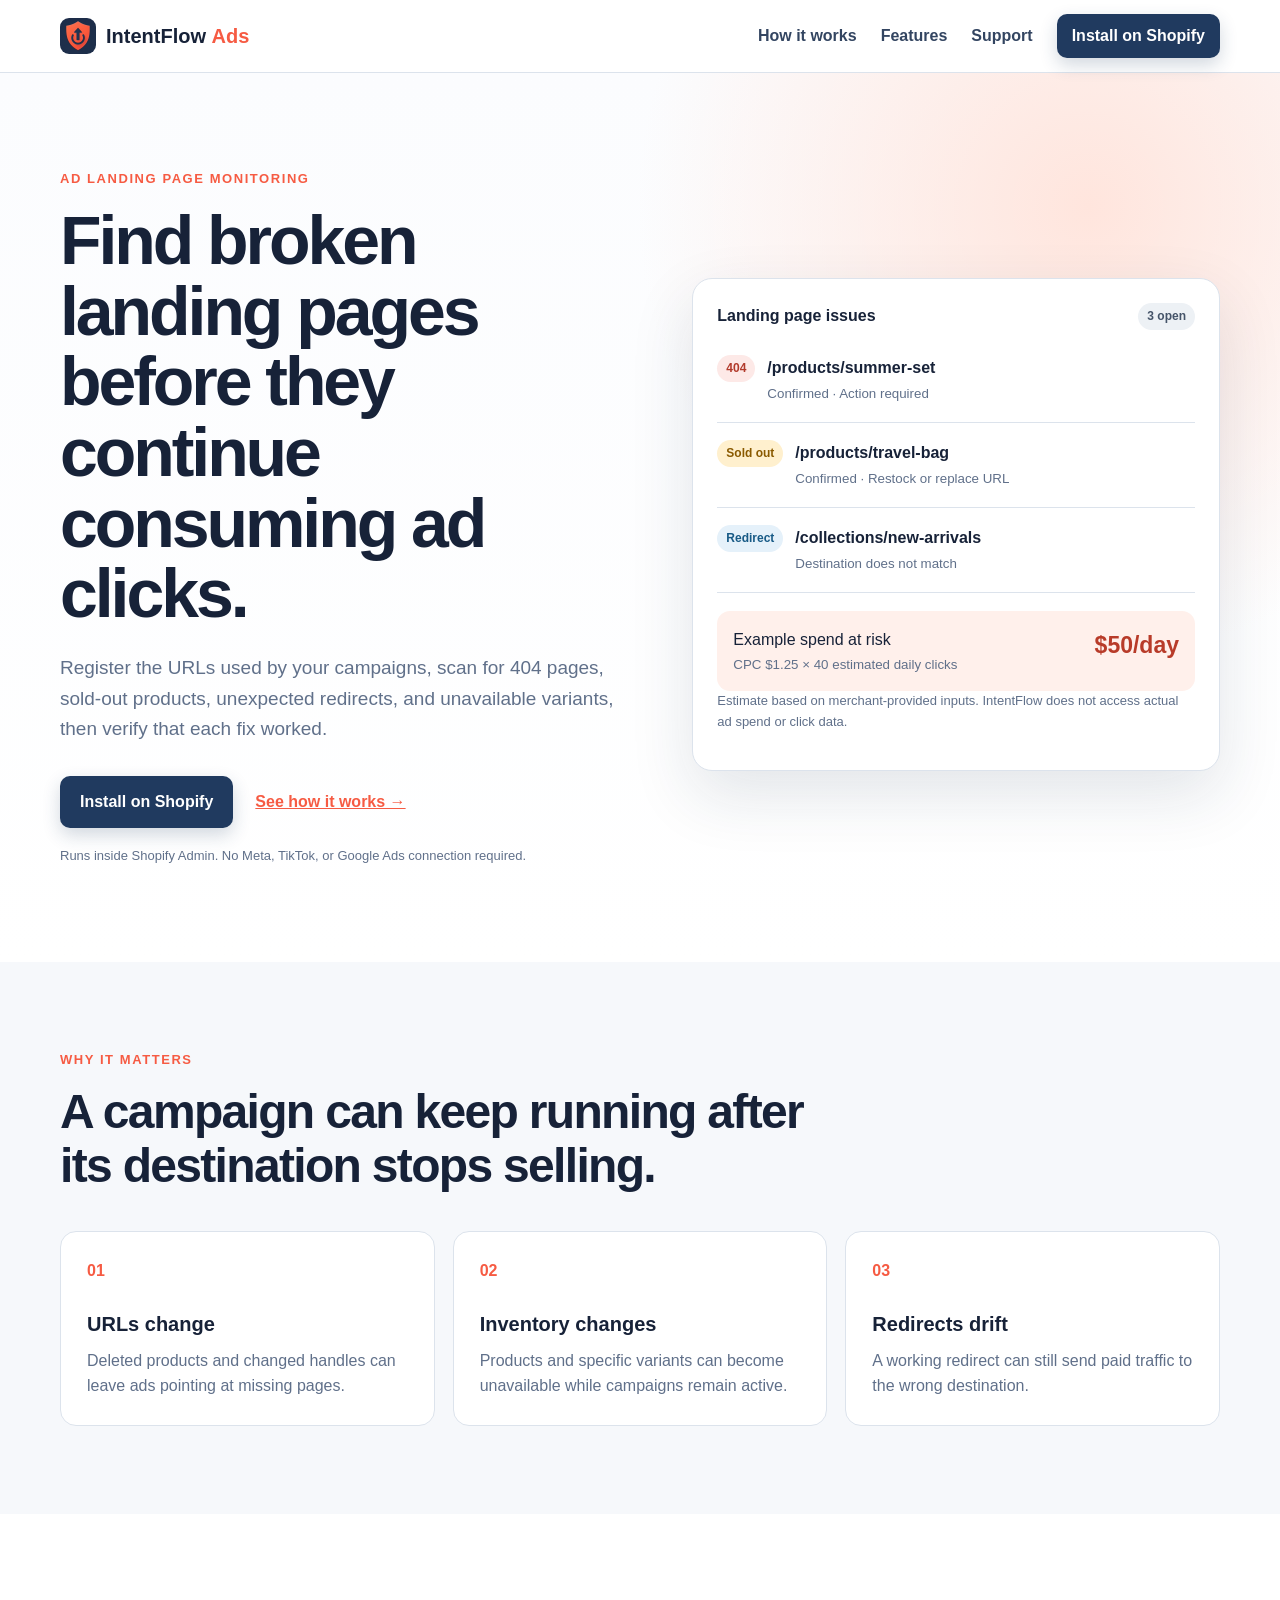
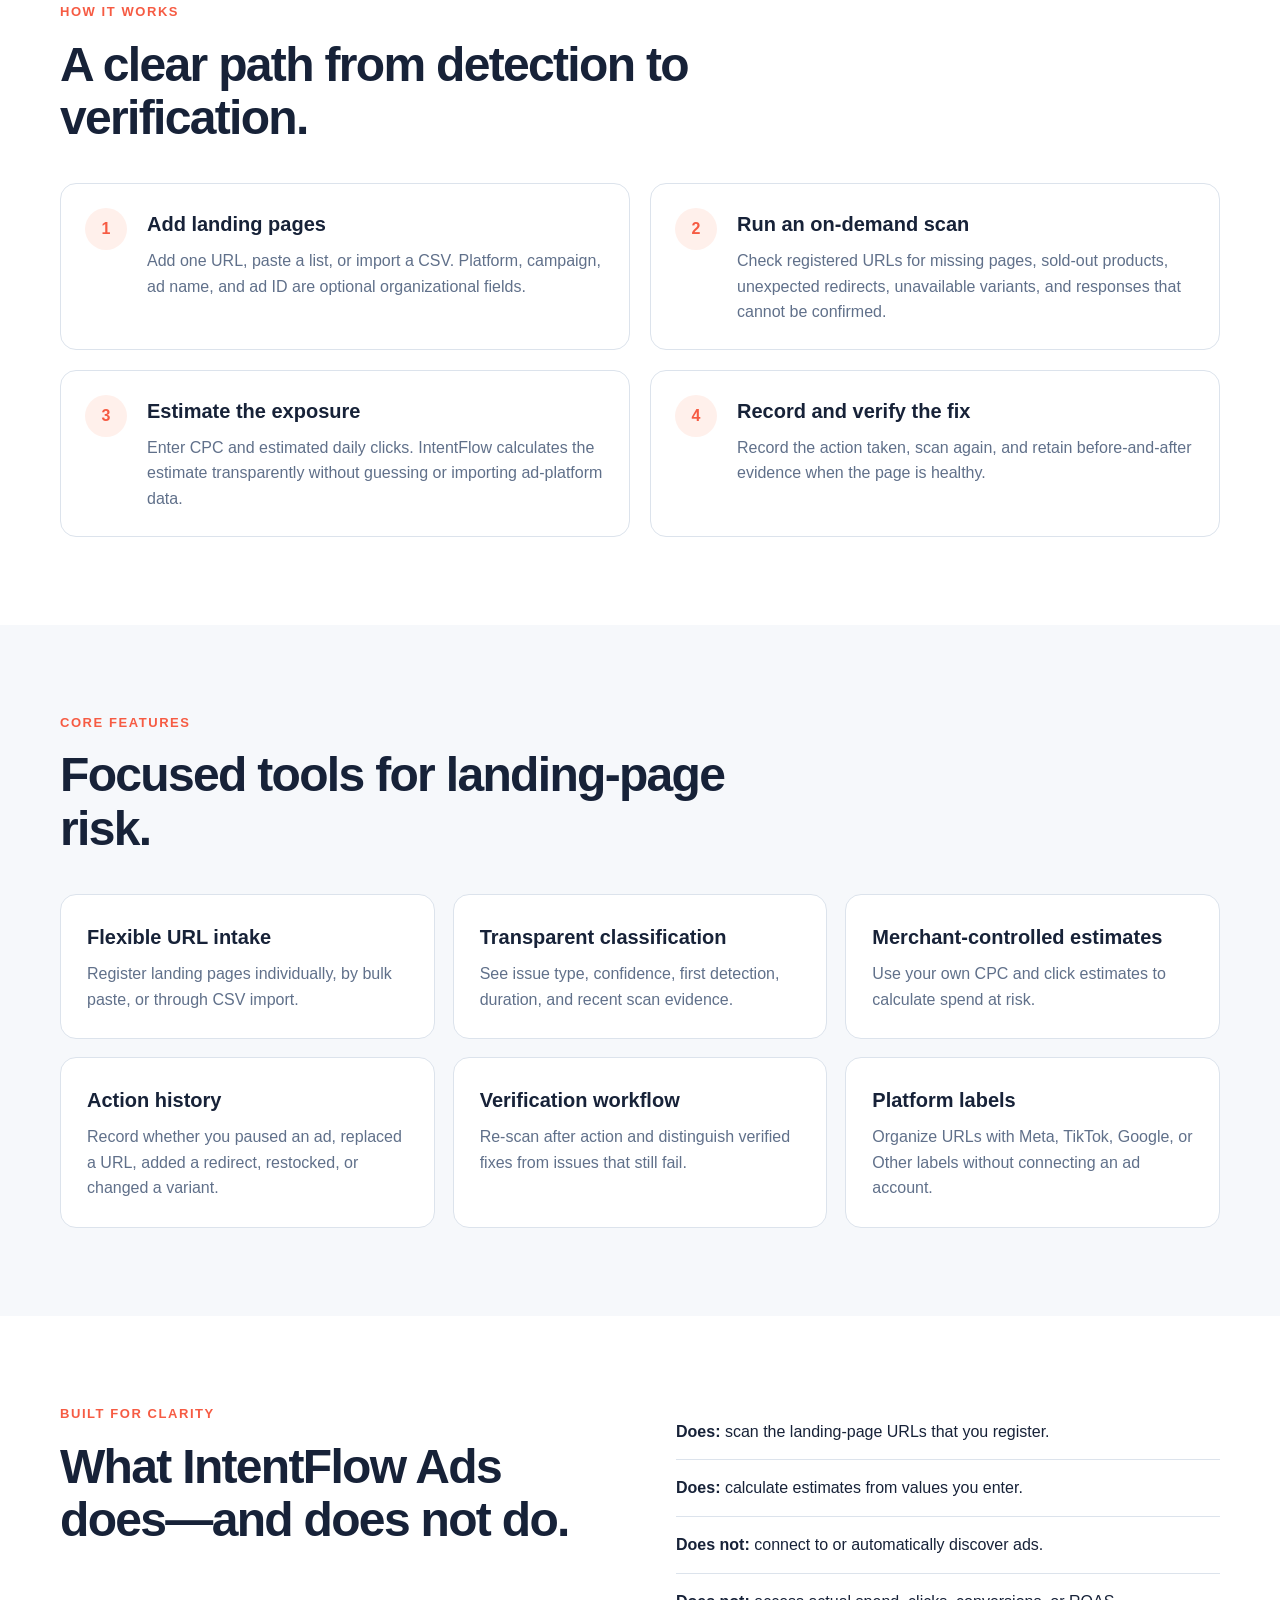
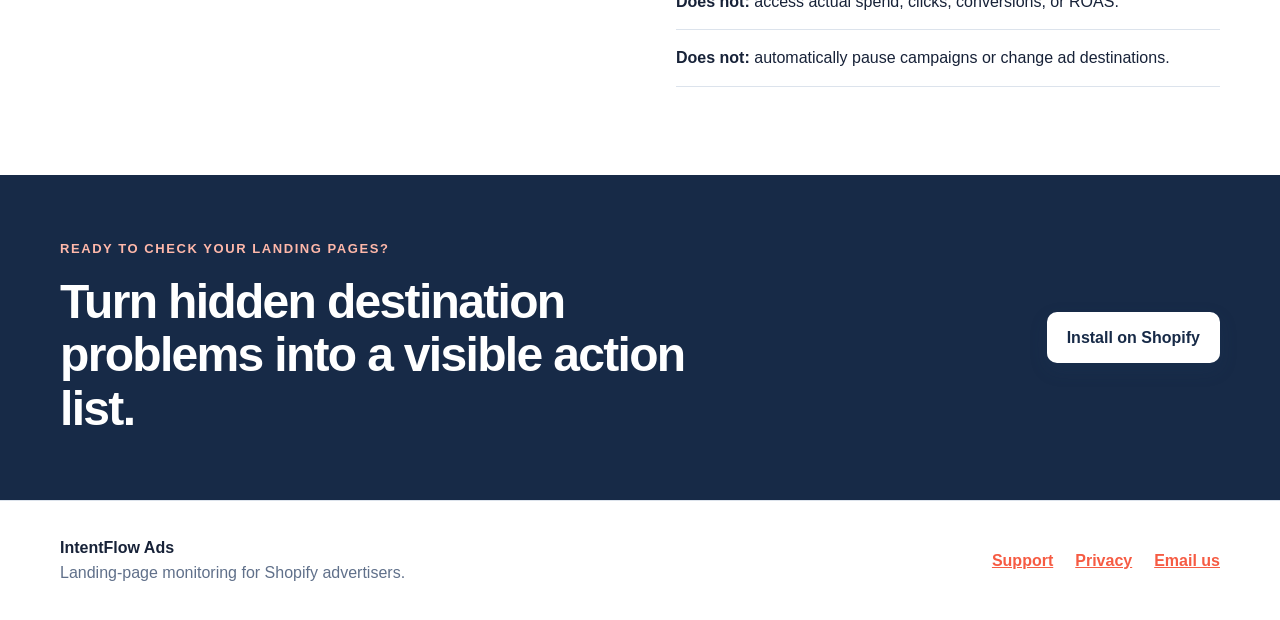
<file: index.html>
<!doctype html>
<html lang="en">
<head>
  <meta charset="utf-8">
  <meta name="viewport" content="width=device-width, initial-scale=1">
  <meta name="description" content="IntentFlow Ads helps Shopify merchants find broken ad landing pages, estimate spend at risk, and verify fixes.">
  <meta name="robots" content="index, follow">
  <meta property="og:title" content="IntentFlow Ads — Landing page monitoring for Shopify ads">
  <meta property="og:description" content="Find 404, sold-out, redirect, and variant issues before more paid clicks are wasted.">
  <meta property="og:type" content="website">
  <meta property="og:url" content="https://intentflowapp.com/">
  <link rel="canonical" href="https://intentflowapp.com/">
  <link rel="icon" type="image/png" href="/ads-logo.png">
  <link rel="stylesheet" href="/css/ads.css">
  <title>IntentFlow Ads — Ad landing page monitoring for Shopify</title>
</head>
<body>
  <header class="site-header">
    <div class="shell nav">
      <a class="brand" href="/" aria-label="IntentFlow Ads home"><img src="/ads-logo.png" alt="" width="36" height="36"><span>IntentFlow <strong>Ads</strong></span></a>
      <nav aria-label="Main navigation"><a href="#how-it-works">How it works</a><a href="#features">Features</a><a href="/support">Support</a><a class="button small" href="https://apps.shopify.com/intentflow-ads">Install on Shopify</a></nav>
    </div>
  </header>
  <main>
    <section class="hero">
      <div class="shell hero-grid">
        <div>
          <p class="eyebrow">AD LANDING PAGE MONITORING</p>
          <h1>Find broken landing pages before they continue consuming ad clicks.</h1>
          <p class="lede">Register the URLs used by your campaigns, scan for 404 pages, sold-out products, unexpected redirects, and unavailable variants, then verify that each fix worked.</p>
          <div class="actions"><a class="button" href="https://apps.shopify.com/intentflow-ads">Install on Shopify</a><a class="text-link" href="#how-it-works">See how it works →</a></div>
          <p class="microcopy">Runs inside Shopify Admin. No Meta, TikTok, or Google Ads connection required.</p>
        </div>
        <div class="product-card" aria-label="Example landing page issue dashboard">
          <div class="card-head"><span>Landing page issues</span><span class="pill neutral">3 open</span></div>
          <article class="issue"><span class="status red">404</span><div><strong>/products/summer-set</strong><small>Confirmed · Action required</small></div></article>
          <article class="issue"><span class="status amber">Sold out</span><div><strong>/products/travel-bag</strong><small>Confirmed · Restock or replace URL</small></div></article>
          <article class="issue"><span class="status blue">Redirect</span><div><strong>/collections/new-arrivals</strong><small>Destination does not match</small></div></article>
          <div class="risk-box"><span>Example spend at risk</span><strong>$50/day</strong><small>CPC $1.25 × 40 estimated daily clicks</small></div>
          <p class="disclosure">Estimate based on merchant-provided inputs. IntentFlow does not access actual ad spend or click data.</p>
        </div>
      </div>
    </section>
    <section class="section muted">
      <div class="shell"><p class="eyebrow">WHY IT MATTERS</p><h2>A campaign can keep running after its destination stops selling.</h2>
        <div class="three-col"><article><span class="number">01</span><h3>URLs change</h3><p>Deleted products and changed handles can leave ads pointing at missing pages.</p></article><article><span class="number">02</span><h3>Inventory changes</h3><p>Products and specific variants can become unavailable while campaigns remain active.</p></article><article><span class="number">03</span><h3>Redirects drift</h3><p>A working redirect can still send paid traffic to the wrong destination.</p></article></div>
      </div>
    </section>
    <section class="section" id="how-it-works">
      <div class="shell"><p class="eyebrow">HOW IT WORKS</p><h2>A clear path from detection to verification.</h2>
        <div class="steps">
          <article><span>1</span><div><h3>Add landing pages</h3><p>Add one URL, paste a list, or import a CSV. Platform, campaign, ad name, and ad ID are optional organizational fields.</p></div></article>
          <article><span>2</span><div><h3>Run an on-demand scan</h3><p>Check registered URLs for missing pages, sold-out products, unexpected redirects, unavailable variants, and responses that cannot be confirmed.</p></div></article>
          <article><span>3</span><div><h3>Estimate the exposure</h3><p>Enter CPC and estimated daily clicks. IntentFlow calculates the estimate transparently without guessing or importing ad-platform data.</p></div></article>
          <article><span>4</span><div><h3>Record and verify the fix</h3><p>Record the action taken, scan again, and retain before-and-after evidence when the page is healthy.</p></div></article>
        </div>
      </div>
    </section>
    <section class="section muted" id="features">
      <div class="shell"><p class="eyebrow">CORE FEATURES</p><h2>Focused tools for landing-page risk.</h2>
        <div class="feature-grid">
          <article><h3>Flexible URL intake</h3><p>Register landing pages individually, by bulk paste, or through CSV import.</p></article>
          <article><h3>Transparent classification</h3><p>See issue type, confidence, first detection, duration, and recent scan evidence.</p></article>
          <article><h3>Merchant-controlled estimates</h3><p>Use your own CPC and click estimates to calculate spend at risk.</p></article>
          <article><h3>Action history</h3><p>Record whether you paused an ad, replaced a URL, added a redirect, restocked, or changed a variant.</p></article>
          <article><h3>Verification workflow</h3><p>Re-scan after action and distinguish verified fixes from issues that still fail.</p></article>
          <article><h3>Platform labels</h3><p>Organize URLs with Meta, TikTok, Google, or Other labels without connecting an ad account.</p></article>
        </div>
      </div>
    </section>
    <section class="section limits"><div class="shell two-col"><div><p class="eyebrow">BUILT FOR CLARITY</p><h2>What IntentFlow Ads does—and does not do.</h2></div><ul class="check-list"><li><strong>Does:</strong> scan the landing-page URLs that you register.</li><li><strong>Does:</strong> calculate estimates from values you enter.</li><li><strong>Does not:</strong> connect to or automatically discover ads.</li><li><strong>Does not:</strong> access actual spend, clicks, conversions, or ROAS.</li><li><strong>Does not:</strong> automatically pause campaigns or change ad destinations.</li></ul></div></section>
    <section class="cta"><div class="shell cta-inner"><div><p class="eyebrow">READY TO CHECK YOUR LANDING PAGES?</p><h2>Turn hidden destination problems into a visible action list.</h2></div><a class="button light" href="https://apps.shopify.com/intentflow-ads">Install on Shopify</a></div></section>
  </main>
  <footer><div class="shell footer-grid"><div><strong>IntentFlow Ads</strong><p>Landing-page monitoring for Shopify advertisers.</p></div><div class="footer-links"><a href="/support">Support</a><a href="/privacy">Privacy</a><a href="mailto:support@intentflowapp.com">Email us</a></div></div></footer>
</body>
</html>
</file>
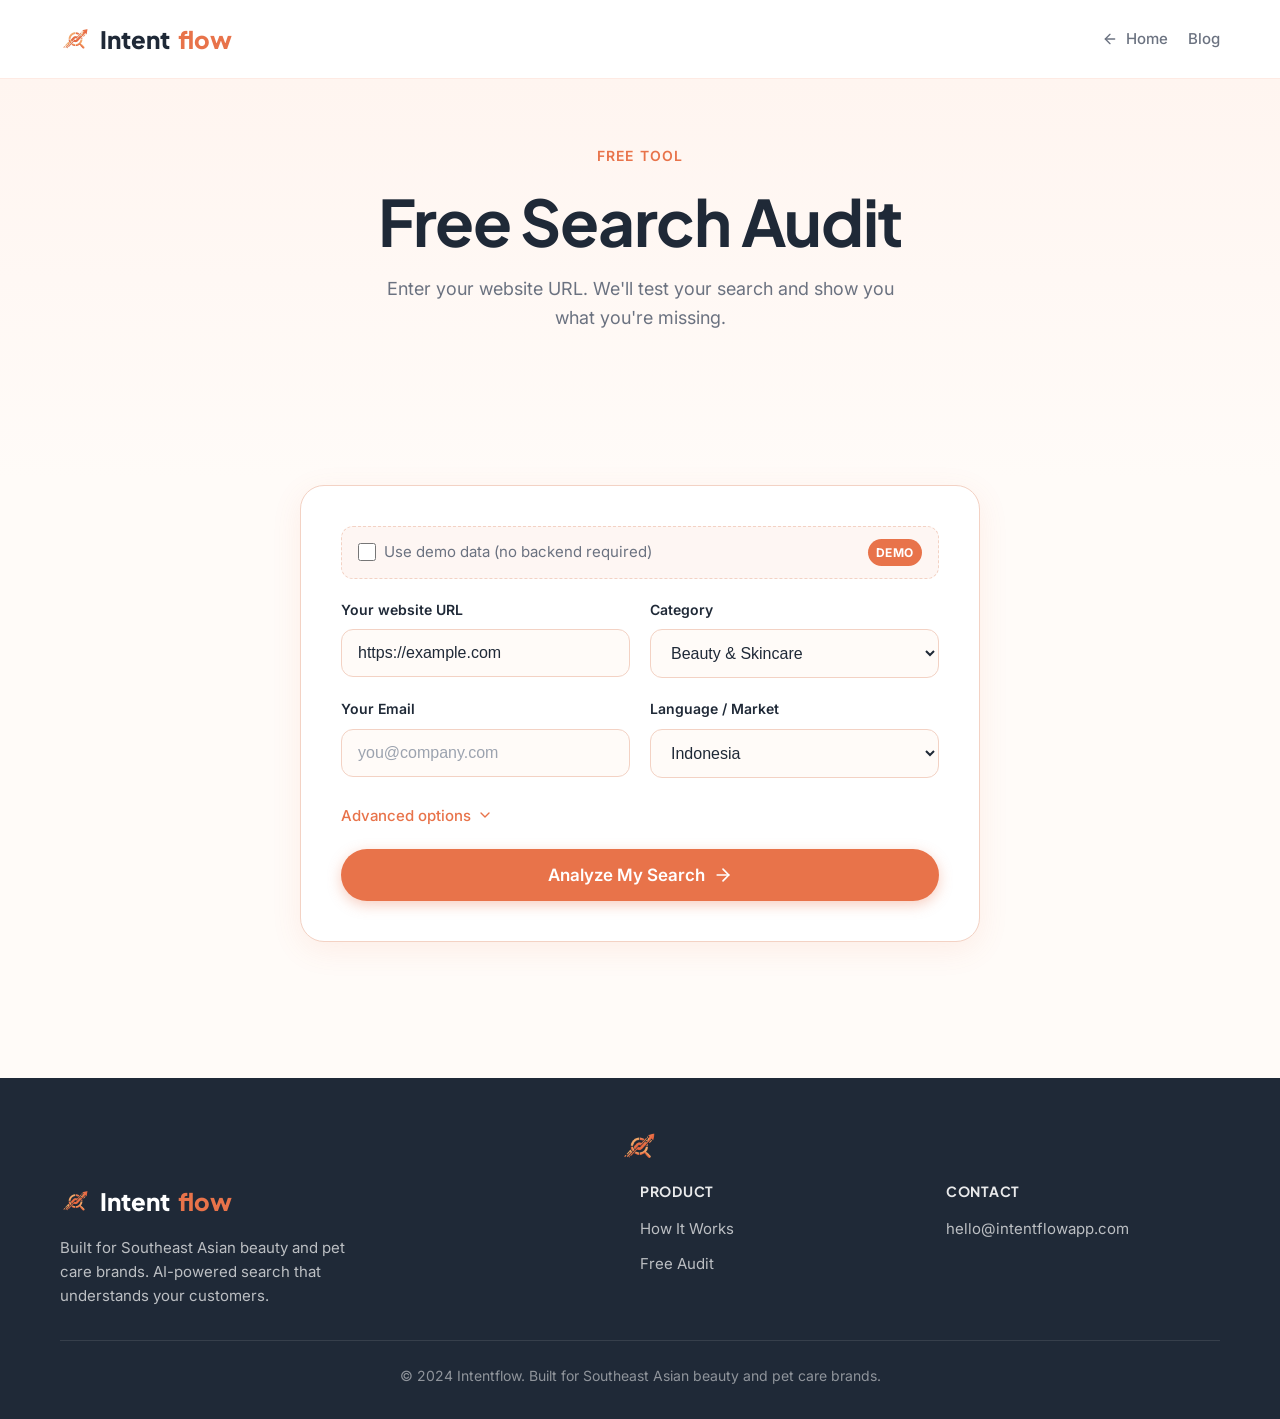
<file: audit/index.html>
<!DOCTYPE html>
<html lang="en">
<head>
  <meta charset="UTF-8">
  <meta name="viewport" content="width=device-width, initial-scale=1.0">
  <meta name="description" content="Free search audit for your D2C store. See what your customers can't find and how AI search fixes it.">
  <meta name="keywords" content="search audit, D2C audit, AI search, beauty search, pet care search">
  <meta name="author" content="Intentflow">
  <meta name="robots" content="index, follow">
  <meta property="og:title" content="Free Search Audit - Intentflow">
  <meta property="og:description" content="Analyze your on-site search performance in seconds.">
  <meta property="og:type" content="website">
  <meta property="og:url" content="https://intentflow.io/audit/">
  <link rel="canonical" href="https://intentflow.io/audit/">
  <link rel="preconnect" href="https://fonts.googleapis.com">
  <link rel="preconnect" href="https://fonts.gstatic.com" crossorigin>
  <link href="https://fonts.googleapis.com/css2?family=Inter:wght@400;500;600;700&family=Plus+Jakarta+Sans:wght@500;600;700;800&display=swap" rel="stylesheet">
  <link rel="stylesheet" href="../css/style.css">
  <style>
    /* Audit page specific styles */
    .audit-header {
      padding: 1.25rem 0;
      border-bottom: 1px solid var(--border-light);
      background: var(--card);
    }

    .audit-header .container {
      display: flex;
      align-items: center;
      justify-content: space-between;
    }

    .back-link {
      display: inline-flex;
      align-items: center;
      gap: 0.5rem;
      font-size: 0.9375rem;
      font-weight: 500;
      color: var(--text-light);
      transition: var(--transition);
    }

    .back-link:hover {
      color: var(--primary);
    }

    .header-nav {
      display: flex;
      align-items: center;
      gap: 1.25rem;
    }

    .audit-page {
      padding-top: 0;
      min-height: auto;
      background: linear-gradient(180deg, var(--bg-warm) 0%, var(--bg) 40%);
    }

    .audit-hero {
      text-align: center;
      padding: 4rem 0 2.5rem;
    }

    .audit-hero h1 {
      margin-bottom: 0.75rem;
    }

    .audit-hero p {
      font-size: 1.125rem;
      max-width: 520px;
      margin: 0 auto;
    }

    .audit-card {
      background: var(--card);
      border-radius: var(--radius-lg);
      padding: 2rem 1.5rem;
      box-shadow: var(--shadow);
      border: 1px solid var(--border);
      max-width: 680px;
      margin: 0 auto 1.5rem;
    }

    @media (min-width: 768px) {
      .audit-card {
        padding: 2.5rem;
      }
    }

    .demo-toggle {
      display: flex;
      align-items: center;
      gap: 0.5rem;
      margin-bottom: 1.25rem;
      padding: 0.75rem 1rem;
      background: var(--primary-soft);
      border: 1px dashed var(--border);
      border-radius: var(--radius-sm);
      font-size: 0.9375rem;
      color: var(--text-light);
    }

    .demo-toggle input[type="checkbox"] {
      width: 18px;
      height: 18px;
      accent-color: var(--primary);
      cursor: pointer;
    }

    .demo-toggle label {
      cursor: pointer;
      margin: 0;
    }

    .demo-badge {
      display: inline-flex;
      align-items: center;
      gap: 0.35rem;
      background: var(--primary);
      color: white;
      font-size: 0.75rem;
      font-weight: 700;
      text-transform: uppercase;
      letter-spacing: 0.05em;
      padding: 0.25rem 0.5rem;
      border-radius: 100px;
    }

    .advanced-toggle {
      display: inline-flex;
      align-items: center;
      gap: 0.35rem;
      font-size: 0.9375rem;
      font-weight: 500;
      color: var(--primary);
      cursor: pointer;
      margin: 0.5rem 0 1rem;
      background: none;
      border: none;
      padding: 0;
    }

    .advanced-fields {
      display: none;
      animation: slideDown 0.3s ease;
    }

    .advanced-fields.active {
      display: block;
    }

    @keyframes slideDown {
      from {
        opacity: 0;
        transform: translateY(-8px);
      }
      to {
        opacity: 1;
        transform: translateY(0);
      }
    }

    .analyze-btn {
      width: 100%;
      margin-top: 0.5rem;
    }

    /* Progress section */
    .progress-section {
      display: none;
      max-width: 680px;
      margin: 0 auto 1.5rem;
      animation: fadeIn 0.4s ease;
    }

    .progress-section.active {
      display: block;
    }

    @keyframes fadeIn {
      from { opacity: 0; transform: translateY(12px); }
      to { opacity: 1; transform: translateY(0); }
    }

    .progress-card {
      background: var(--card);
      border-radius: var(--radius-lg);
      padding: 1.75rem 1.5rem;
      box-shadow: var(--shadow);
      border: 1px solid var(--border);
    }

    .progress-header {
      display: flex;
      align-items: center;
      justify-content: space-between;
      margin-bottom: 1rem;
    }

    .progress-title {
      font-weight: 700;
      color: var(--text);
    }

    .progress-count {
      font-size: 0.875rem;
      color: var(--text-light);
      font-weight: 600;
    }

    .progress-bar {
      width: 100%;
      height: 10px;
      background: var(--bg);
      border-radius: 100px;
      overflow: hidden;
      margin-bottom: 1.25rem;
    }

    .progress-fill {
      height: 100%;
      background: linear-gradient(90deg, var(--primary) 0%, var(--primary-dark) 100%);
      border-radius: 100px;
      transition: width 0.4s cubic-bezier(0.4, 0, 0.2, 1);
      width: 0%;
    }

    .current-query {
      display: flex;
      align-items: center;
      gap: 0.75rem;
      margin-bottom: 1.25rem;
      padding: 0.875rem 1rem;
      background: var(--bg);
      border-radius: var(--radius-sm);
      border: 1px solid var(--border-light);
    }

    .query-spinner {
      width: 20px;
      height: 20px;
      border: 2px solid var(--border);
      border-top-color: var(--primary);
      border-radius: 50%;
      animation: spin 0.8s linear infinite;
      flex-shrink: 0;
    }

    .current-query-text {
      font-size: 0.9375rem;
      color: var(--text);
    }

    .current-query-text strong {
      color: var(--primary);
    }

    .tested-queries {
      display: grid;
      grid-template-columns: repeat(2, 1fr);
      gap: 0.75rem;
    }

    @media (min-width: 768px) {
      .tested-queries {
        grid-template-columns: repeat(3, 1fr);
      }
    }

    .query-chip {
      display: flex;
      align-items: center;
      gap: 0.5rem;
      padding: 0.5rem 0.75rem;
      background: var(--bg);
      border-radius: var(--radius-sm);
      font-size: 0.8125rem;
      color: var(--text);
      border: 1px solid var(--border-light);
      transition: var(--transition);
      opacity: 0;
      transform: scale(0.95);
    }

    .query-chip.active {
      opacity: 1;
      transform: scale(1);
    }

    .query-chip.found {
      background: rgba(34, 197, 94, 0.08);
      border-color: rgba(34, 197, 94, 0.2);
    }

    .query-chip.missing {
      background: rgba(220, 38, 38, 0.06);
      border-color: rgba(220, 38, 38, 0.15);
    }

    .query-chip .icon {
      font-size: 0.875rem;
    }

    /* Results section */
    .results-section {
      display: none;
      max-width: 900px;
      margin: 0 auto;
      animation: fadeIn 0.5s ease;
    }

    .results-section.active {
      display: block;
    }

    .score-board {
      display: flex;
      flex-direction: column;
      align-items: center;
      justify-content: center;
      gap: 1.5rem;
      padding: 2rem 1.5rem;
      background: var(--card);
      border-radius: var(--radius-lg);
      box-shadow: var(--shadow);
      border: 1px solid var(--border);
      margin-bottom: 1.5rem;
    }

    @media (min-width: 768px) {
      .score-board {
        flex-direction: row;
        gap: 2.5rem;
      }
    }

    .score-circle {
      width: 160px;
      height: 160px;
      border-radius: 50%;
      display: flex;
      flex-direction: column;
      align-items: center;
      justify-content: center;
      text-align: center;
      border: 8px solid;
      flex-shrink: 0;
    }

    .score-circle.low {
      border-color: #FEE2E2;
      background: #FEF2F2;
    }

    .score-circle.low .score-value {
      color: #DC2626;
    }

    .score-circle.high {
      border-color: #D1FAE5;
      background: #ECFDF5;
    }

    .score-circle.high .score-value {
      color: #059669;
    }

    .score-value {
      font-family: var(--font-display);
      font-size: 3rem;
      font-weight: 800;
      line-height: 1;
    }

    .score-label {
      font-size: 0.875rem;
      font-weight: 600;
      color: var(--text-light);
      margin-top: 0.5rem;
    }

    .score-arrow {
      font-size: 2.5rem;
      color: var(--primary);
      display: flex;
      align-items: center;
    }

    .score-improvement {
      text-align: center;
    }

    .score-improvement .value {
      font-family: var(--font-display);
      font-size: 2rem;
      font-weight: 800;
      color: var(--primary);
    }

    .score-improvement .label {
      font-size: 0.875rem;
      color: var(--text-light);
      font-weight: 600;
    }

    .result-summary-card {
      background: var(--card);
      border-radius: var(--radius);
      padding: 1.5rem;
      box-shadow: var(--shadow-sm);
      border: 1px solid var(--border);
      margin-bottom: 1.5rem;
    }

    .result-summary-card h3 {
      margin-bottom: 0.75rem;
      font-size: 1.125rem;
    }

    .result-summary-card p {
      font-size: 0.9375rem;
      color: var(--text-light);
    }

    /* Matrix table */
    .matrix-section {
      background: var(--card);
      border-radius: var(--radius-lg);
      padding: 1.5rem;
      box-shadow: var(--shadow);
      border: 1px solid var(--border);
      margin-bottom: 1.5rem;
      overflow: hidden;
    }

    .matrix-section h3 {
      margin-bottom: 1.25rem;
    }

    .matrix-table {
      width: 100%;
      border-collapse: collapse;
      font-size: 0.875rem;
    }

    .matrix-table th,
    .matrix-table td {
      padding: 0.875rem 0.75rem;
      text-align: left;
      border-bottom: 1px solid var(--border-light);
    }

    .matrix-table th {
      font-weight: 700;
      color: var(--text);
      background: var(--bg);
      font-size: 0.8125rem;
      text-transform: uppercase;
      letter-spacing: 0.03em;
    }

    .matrix-table tr.highlight {
      background: #FEF2F2;
    }

    .matrix-table tr.highlight td {
      border-bottom-color: #FECACA;
    }

    .matrix-table td {
      color: var(--text-light);
    }

    .matrix-table .query-cell {
      font-weight: 600;
      color: var(--text);
    }

    .type-badge {
      display: inline-block;
      padding: 0.25rem 0.5rem;
      border-radius: 100px;
      font-size: 0.75rem;
      font-weight: 600;
    }

    .type-brand {
      background: rgba(232, 115, 74, 0.12);
      color: var(--primary-dark);
    }

    .type-category {
      background: rgba(59, 130, 246, 0.12);
      color: #1D4ED8;
    }

    .type-scenario {
      background: rgba(16, 185, 129, 0.12);
      color: #047857;
    }

    .status-found {
      color: #059669;
      font-weight: 600;
    }

    .status-missing {
      color: #DC2626;
      font-weight: 600;
    }

    .enhanced-info {
      max-width: 180px;
      white-space: nowrap;
      overflow: hidden;
      text-overflow: ellipsis;
    }

    @media (max-width: 767px) {
      .matrix-table {
        font-size: 0.8125rem;
      }

      .matrix-table th,
      .matrix-table td {
        padding: 0.75rem 0.5rem;
      }

      .enhanced-info {
        max-width: 100px;
      }
    }

    /* Action section */
    .action-section {
      display: none;
      background: linear-gradient(135deg, var(--primary) 0%, var(--primary-dark) 100%);
      border-radius: var(--radius-lg);
      padding: 2.5rem 1.5rem;
      color: white;
      text-align: center;
      margin-bottom: 3rem;
      animation: fadeIn 0.5s ease;
    }

    .action-section.active {
      display: block;
    }

    .action-section h2 {
      color: white;
      margin-bottom: 0.75rem;
    }

    .action-section p {
      color: rgba(255, 255, 255, 0.85);
      margin-bottom: 1.5rem;
    }

    .action-form {
      display: flex;
      flex-direction: column;
      gap: 0.75rem;
      max-width: 420px;
      margin: 0 auto;
    }

    @media (min-width: 768px) {
      .action-form {
        flex-direction: row;
      }
    }

    .action-form input {
      flex: 1;
      padding: 0.875rem 1rem;
      border: none;
      border-radius: 100px;
      font-size: 1rem;
      outline: none;
    }

    .action-form input::placeholder {
      color: var(--text-muted);
    }

    .action-form button {
      padding: 0.875rem 1.5rem;
      background: white;
      color: var(--primary);
      border-radius: 100px;
      font-weight: 700;
      font-size: 1rem;
      transition: var(--transition);
      white-space: nowrap;
    }

    .action-form button:hover {
      transform: translateY(-2px);
      box-shadow: 0 6px 20px rgba(0, 0, 0, 0.15);
    }

    .action-note {
      font-size: 0.8125rem;
      color: rgba(255, 255, 255, 0.7);
      margin-top: 1rem;
    }

    .action-message {
      margin-top: 1rem;
      padding: 0.75rem 1rem;
      border-radius: var(--radius-sm);
      font-weight: 500;
      display: none;
    }

    .action-message.success {
      display: block;
      background: rgba(255, 255, 255, 0.2);
    }

    .action-message.error {
      display: block;
      background: rgba(220, 38, 38, 0.3);
    }

    /* Demo banner */
    .demo-banner {
      display: none;
      background: linear-gradient(90deg, #FEF3C7 0%, #FDE68A 100%);
      border: 1px solid #F59E0B;
      border-radius: var(--radius-sm);
      padding: 0.75rem 1rem;
      margin-bottom: 1.5rem;
      font-size: 0.9375rem;
      color: #92400E;
      font-weight: 500;
    }

    .demo-banner.active {
      display: block;
    }

    /* Enhanced results product cards */
    .enhanced-cards-section {
      margin-top: 2rem;
    }

    .enhanced-cards-section h3 {
      margin-bottom: 1rem;
      font-size: 1.25rem;
    }

    .enhanced-query-group {
      margin-bottom: 2rem;
    }

    .enhanced-query-title {
      font-size: 1rem;
      font-weight: 600;
      margin-bottom: 0.75rem;
      color: var(--text);
    }

    .enhanced-cards-grid {
      display: grid;
      grid-template-columns: repeat(auto-fill, minmax(180px, 1fr));
      gap: 1rem;
    }

    .enhanced-product-card {
      position: relative;
      background: var(--card);
      border: 1px solid var(--border);
      border-radius: var(--radius-md);
      overflow: hidden;
      box-shadow: var(--shadow-sm);
      transition: transform 0.2s, box-shadow 0.2s;
    }

    .enhanced-product-card:hover {
      transform: translateY(-2px);
      box-shadow: var(--shadow);
    }

    .enhanced-product-image {
      width: 100%;
      height: 140px;
      object-fit: cover;
      background: #f3f4f6;
      display: block;
    }

    .enhanced-product-body {
      padding: 0.875rem;
    }

    .enhanced-product-title {
      font-size: 0.875rem;
      font-weight: 600;
      margin: 0 0 0.25rem;
      line-height: 1.4;
      display: -webkit-box;
      -webkit-line-clamp: 2;
      -webkit-box-orient: vertical;
      overflow: hidden;
    }

    .enhanced-product-price {
      font-size: 0.9375rem;
      font-weight: 700;
      color: var(--text);
    }

    .ai-optimized-badge {
      position: absolute;
      top: 8px;
      right: 8px;
      background: #FFF3E0;
      color: #E8734A;
      padding: 4px 8px;
      border-radius: 8px;
      font-size: 0.75rem;
      font-weight: 600;
      z-index: 2;
    }
  </style>
  <link rel="icon" type="image/png" href="/logo.png">
  <title>Free Search Audit - Intentflow</title>
</head>
<body>
  <!-- Header -->
  <header class="audit-header">
    <div class="container">
      <a href="../index.html" class="logo">
        <img src="/logo.png" alt="Intentflow" class="logo-img">
        Intent<span>flow</span>
      </a>
      <nav class="header-nav">
        <a href="../index.html" class="back-link">
          <svg width="16" height="16" viewBox="0 0 24 24" fill="none" stroke="currentColor" stroke-width="2" stroke-linecap="round" stroke-linejoin="round">
            <path d="M19 12H5"/>
            <path d="M12 19l-7-7 7-7"/>
          </svg>
          Home
        </a>
        <a href="../blog/" class="back-link">Blog</a>
      </nav>
    </div>
  </header>

  <main class="audit-page">
    <!-- Hero -->
    <section class="audit-hero">
      <div class="container">
        <span class="section-label">Free Tool</span>
        <h1>Free Search Audit</h1>
        <p>Enter your website URL. We'll test your search and show you what you're missing.</p>
      </div>
    </section>

    <!-- Input Form -->
    <section class="audit-input" id="audit">
      <div class="container">
        <div class="audit-card">
          <div class="demo-toggle">
            <input type="checkbox" id="demoMode" name="demoMode">
            <label for="demoMode">Use demo data (no backend required)</label>
            <span class="demo-badge" style="margin-left: auto;">Demo</span>
          </div>

          <form id="auditForm">
            <div class="form-row">
              <div class="form-group" style="flex: 2;">
                <label for="siteUrl">Your website URL</label>
                <input type="url" id="siteUrl" name="siteUrl" placeholder="https://yourstore.com" required value="https://example.com">
              </div>
              <div class="form-group">
                <label for="category">Category</label>
                <select id="category" name="category" required>
                  <option value="beauty" selected>Beauty & Skincare</option>
                  <option value="pet">Pet Care & Nutrition</option>
                </select>
              </div>
            </div>

            <div class="form-row">
              <div class="form-group" style="flex: 2;">
                <label for="userEmail">Your Email</label>
                <input type="email" id="userEmail" name="userEmail" placeholder="you@company.com" required>
              </div>
              <div class="form-group">
                <label for="market">Language / Market</label>
                <select id="market" name="market" required>
                  <option value="id" selected>Indonesia</option>
                </select>
              </div>
              <div class="form-group" style="display: none;">
                <label for="apiEndpoint">API Endpoint</label>
                <input type="url" id="apiEndpoint" name="apiEndpoint" value="https://intentflow-engine-production.up.railway.app/api/audit/report" placeholder="https://your-api.com/api/audit/report">
              </div>
            </div>

            <button type="button" class="advanced-toggle" id="advancedToggle">
              <span>Advanced options</span>
              <svg width="16" height="16" viewBox="0 0 24 24" fill="none" stroke="currentColor" stroke-width="2" stroke-linecap="round" stroke-linejoin="round" class="advanced-icon">
                <path d="M6 9l6 6 6-6"/>
              </svg>
            </button>

            <div class="advanced-fields" id="advancedFields">
              <div class="form-group">
                <label for="searchUrlPattern">Search URL Pattern (optional)</label>
                <input type="text" id="searchUrlPattern" name="searchUrlPattern" placeholder="https://yourstore.com/search?q={query}">
                <p style="font-size: 0.812rem; color: var(--text-muted); margin-top: 0.375rem;">Only needed if your search URL differs from the common patterns like /search?q=.</p>
              </div>
            </div>

            <button type="submit" class="btn btn-primary btn-large analyze-btn" id="analyzeBtn">
              Analyze My Search
              <svg width="20" height="20" viewBox="0 0 24 24" fill="none" stroke="currentColor" stroke-width="2" stroke-linecap="round" stroke-linejoin="round">
                <path d="M5 12h14"/>
                <path d="M12 5l7 7-7 7"/>
              </svg>
            </button>
          </form>

          <div class="form-message" id="formMessage" style="margin-top: 1rem;"></div>
        </div>
      </div>
    </section>

    <!-- Progress Section -->
    <section class="progress-section" id="progressSection">
      <div class="container">
        <div class="progress-card">
          <div class="progress-header">
            <span class="progress-title">Analyzing your search...</span>
            <span class="progress-count" id="progressCount">0/13</span>
          </div>
          <div class="progress-bar">
            <div class="progress-fill" id="progressFill"></div>
          </div>
          <div class="current-query" id="currentQuery">
            <div class="query-spinner"></div>
            <span class="current-query-text">Preparing audit...</span>
          </div>
          <div class="tested-queries" id="testedQueries"></div>
        </div>
      </div>
    </section>

    <!-- Results Section -->
    <section class="results-section" id="resultsSection">
      <div class="container">
        <div class="demo-banner" id="demoBanner" style="display: none;">
          ⚠️ Showing demo results. Connect a real backend API to audit your actual website.
        </div>

        <div class="score-board">
          <div class="score-circle low" id="currentScoreCircle">
            <span class="score-value" id="currentScoreValue">-</span>
            <span class="score-label">Current Score</span>
          </div>
          <div class="score-arrow">
            <svg width="48" height="48" viewBox="0 0 24 24" fill="none" stroke="currentColor" stroke-width="2" stroke-linecap="round" stroke-linejoin="round">
              <path d="M5 12h14"/>
              <path d="M12 5l7 7-7 7"/>
            </svg>
          </div>
          <div class="score-circle high" id="enhancedScoreCircle">
            <span class="score-value" id="enhancedScoreValue">-</span>
            <span class="score-label">Enhanced Score</span>
          </div>
          <div class="score-improvement">
            <div class="value" id="improvementValue">-</div>
            <div class="label">Improvement</div>
          </div>
        </div>

        <div class="result-summary-card">
          <h3>Word Library Estimate</h3>
          <p id="libraryEstimate">Calculating...</p>
        </div>

        <div class="matrix-section">
          <h3>Detailed Test Matrix</h3>
          <div style="overflow-x: auto;">
            <table class="matrix-table">
              <thead>
                <tr>
                  <th>Query</th>
                  <th>Type</th>
                  <th>Original Results</th>
                  <th>Status</th>
                  <th>Enhanced Results</th>
                </tr>
              </thead>
              <tbody id="matrixTableBody"></tbody>
            </table>
          </div>
        </div>

        <div class="enhanced-cards-section" id="enhancedCardsSection">
          <h3>Enhanced Result Previews</h3>
          <div id="enhancedCardsContainer"></div>
        </div>
      </div>
    </section>

    <!-- Action Section -->
    <section class="action-section" id="actionSection">
      <div class="container">
        <h2>Want to fix this?</h2>
        <p>We'll email you the complete report with actionable recommendations.</p>
        <form class="action-form" id="actionForm">
          <input type="email" id="reportEmail" placeholder="you@company.com" required>
          <button type="submit" id="sendReportBtn">Send Me the Full Report</button>
        </form>
        <p class="action-note">No spam. Unsubscribe anytime.</p>
        <div class="action-message" id="actionMessage"></div>
      </div>
    </section>
  </main>

  <!-- Footer -->
  <footer class="footer">
    <div class="container">
      <img src="/logo.png" alt="Intentflow" class="footer-logo">
      <div class="footer-grid">
        <div class="footer-brand">
          <a href="../index.html" class="logo">
            <img src="/logo.png" alt="Intentflow" class="logo-img">
            Intent<span>flow</span>
          </a>
          <p>Built for Southeast Asian beauty and pet care brands. AI-powered search that understands your customers.</p>
        </div>
        <div class="footer-nav">
          <h4 class="footer-title">Product</h4>
          <ul class="footer-links">
            <li><a href="../index.html#how-it-works">How It Works</a></li>
            <li><a href="../index.html#audit">Free Audit</a></li>
          </ul>
        </div>
        <div class="footer-contact">
          <h4 class="footer-title">Contact</h4>
          <ul class="footer-links">
            <li><a href="mailto:hello@intentflowapp.com">hello@intentflowapp.com</a></li>
          </ul>
        </div>
      </div>
      <div class="footer-bottom">
        <p>© 2024 Intentflow. Built for Southeast Asian beauty and pet care brands.</p>
      </div>
    </div>
  </footer>

  <script src="../js/main.js"></script>
  <script>
    (function () {
      'use strict';

      // Demo / fallback data
      const DEMO_RESULT = {
        site_url: 'https://example.com',
        audit_time: new Date().toISOString(),
        score: {
          current: 35,
          enhanced: 85,
          improvement: '+50',
          level: 'poor'
        },
        word_library_estimate: 'medium',
        contact_priority: 'high',
        test_results: [
          { level: 'L1', query: 'Somethinc', original_found: true, original_count: 8, enhanced_count: 2, issue: false, enhanced_items: [
            { title: 'Somethinc 5% Niacinamide Barrier Serum', price: 'Rp 149.000', image: 'https://placehold.co/300x200/f3e8ff/7c3aed?text=Somethinc', match_type: 'exact' },
            { title: 'Somethinc Bakuchiol Skinpair Oil Serum', price: 'Rp 189.000', image: 'https://placehold.co/300x200/e0e7ff/4338ca?text=Somethinc', match_type: 'exact' }
          ]},
          { level: 'L1', query: 'Wardah', original_found: true, original_count: 12, enhanced_count: 1, issue: false, enhanced_items: [
            { title: 'Wardah UV Shield SPF 50', price: 'Rp 79.000', image: 'https://placehold.co/300x200/dcfce7/15803d?text=Wardah', match_type: 'exact' }
          ]},
          { level: 'L1', query: 'Make Over', original_found: false, original_count: 0, enhanced_count: 1, issue: true, enhanced_items: [
            { title: 'Make Over Lip Cream', price: 'Rp 129.000', image: 'https://placehold.co/300x200/fce7f3/be185d?text=Make+Over', match_type: 'fallback_recommend' }
          ]},
          { level: 'L2', query: 'serum', original_found: true, original_count: 24, enhanced_count: 2, issue: false, enhanced_items: [
            { title: 'Vitamin C Anti Oxidant Serum', price: 'Rp 159.000', image: 'https://placehold.co/300x200/ffedd5/ea580c?text=Serum', match_type: 'exact' },
            { title: 'Niacinamide 10% + Zinc 1%', price: 'Rp 129.000', image: 'https://placehold.co/300x200/e0f2fe/0284c7?text=Serum', match_type: 'exact' }
          ]},
          { level: 'L2', query: 'moisturizer', original_found: true, original_count: 18, enhanced_count: 1, issue: false, enhanced_items: [
            { title: 'Hydrating Moisturizer Ceramide', price: 'Rp 119.000', image: 'https://placehold.co/300x200/fef3c7/ca8a04?text=Moisturizer', match_type: 'exact' }
          ]},
          { level: 'L2', query: 'sunscreen', original_found: true, original_count: 15, enhanced_count: 2, issue: false, enhanced_items: [
            { title: 'Sunscreen SPF 50 PA++++', price: 'Rp 119.000', image: 'https://placehold.co/300x200/fde68a/a16207?text=Sunscreen', match_type: 'exact' },
            { title: 'Hydrating UV Essence SPF 30', price: 'Rp 99.000', image: 'https://placehold.co/300x200/fef9c3/a16207?text=Sunscreen', match_type: 'exact' }
          ]},
          { level: 'L2', query: 'toner', original_found: true, original_count: 9, enhanced_count: 1, issue: false, enhanced_items: [
            { title: 'AHA BHA Exfoliating Toner', price: 'Rp 109.000', image: 'https://placehold.co/300x200/e0e7ff/4338ca?text=Toner', match_type: 'exact' }
          ]},
          { level: 'L2', query: 'cleanser', original_found: true, original_count: 11, enhanced_count: 2, issue: false, enhanced_items: [
            { title: 'Low pH Gentle Cleanser', price: 'Rp 79.000', image: 'https://placehold.co/300x200/ecfccb/65a30d?text=Cleanser', match_type: 'exact' },
            { title: 'Salicylic Acid Cleanser', price: 'Rp 89.000', image: 'https://placehold.co/300x200/dcfce7/15803d?text=Cleanser', match_type: 'exact' }
          ]},
          { level: 'L3', query: 'kulit kusam', original_found: false, original_count: 0, enhanced_count: 3, issue: true, enhanced_items: [
            { title: 'Vitamin C Brightening Serum', price: 'Rp 159.000', image: 'https://placehold.co/300x200/ffedd5/ea580c?text=Brightening', match_type: 'semantic_rewritten' },
            { title: 'Niacinamide 10% + Zinc 1%', price: 'Rp 129.000', image: 'https://placehold.co/300x200/e0f2fe/0284c7?text=Brightening', match_type: 'semantic_rewritten' },
            { title: 'Brightening Moisturizer Gel', price: 'Rp 109.000', image: 'https://placehold.co/300x200/fef3c7/ca8a04?text=Brightening', match_type: 'semantic_rewritten' }
          ]},
          { level: 'L3', query: 'bruntusan', original_found: false, original_count: 0, enhanced_count: 2, issue: true, enhanced_items: [
            { title: 'Salicylic Acid Cleanser', price: 'Rp 89.000', image: 'https://placehold.co/300x200/dcfce7/15803d?text=Acne', match_type: 'semantic_rewritten' },
            { title: 'Tea Tree Acne Spot Gel', price: 'Rp 75.000', image: 'https://placehold.co/300x200/dcfce7/15803d?text=Acne', match_type: 'semantic_rewritten' }
          ]},
          { level: 'L3', query: 'pori-pori', original_found: false, original_count: 0, enhanced_count: 1, issue: true, enhanced_items: [
            { title: 'Pore Minimizing Toner', price: 'Rp 115.000', image: 'https://placehold.co/300x200/e0e7ff/4338ca?text=Pore', match_type: 'semantic_rewritten' }
          ]},
          { level: 'L3', query: 'anti aging', original_found: false, original_count: 0, enhanced_count: 2, issue: true, enhanced_items: [
            { title: 'Retinol Night Serum', price: 'Rp 199.000', image: 'https://placehold.co/300x200/f3e8ff/7c3aed?text=Anti+Aging', match_type: 'semantic_rewritten' },
            { title: 'Peptide Firming Moisturizer', price: 'Rp 169.000', image: 'https://placehold.co/300x200/f3e8ff/7c3aed?text=Anti+Aging', match_type: 'semantic_rewritten' }
          ]},
          { level: 'L3', query: 'mencerahkan', original_found: false, original_count: 0, enhanced_count: 1, issue: true, enhanced_items: [
            { title: 'Brightening Vitamin C Moisturizer', price: 'Rp 149.000', image: 'https://placehold.co/300x200/ffedd5/ea580c?text=Brightening', match_type: 'semantic_rewritten' }
          ]}
        ],
        summary: '测试 13 个词，6 个原站搜不到。其中 1 个品牌词（L1）搜不到，属于高危流失场景。5 个场景/功效词（L3）搜不到，这是用户最核心的痛点表达。接入增强搜索后，预计搜索健康度从 35 分提升到 85 分。'
      };

      const LEVEL_LABELS = {
        'L1': 'Brand',
        'L2': 'Category',
        'L3': 'Scenario'
      };

      const LEVEL_BADGES = {
        'L1': 'type-brand',
        'L2': 'type-category',
        'L3': 'type-scenario'
      };

      const LIBRARY_ESTIMATES = {
        low: {
          label: 'small scale',
          description: 'Your current search is mostly working. A small supplement of synonym and slang mappings should close the remaining gaps.'
        },
        medium: {
          label: 'medium scale',
          description: 'Based on your SKU mix and search gaps, a medium-sized custom word library will capture the missed category and scenario queries.'
        },
        high: {
          label: 'large scale',
          description: 'Your site has broad search blind spots. A comprehensive custom library (1000+ mappings) is recommended to recover the missed traffic.'
        }
      };

      // DOM elements
      const auditForm = document.getElementById('auditForm');
      const analyzeBtn = document.getElementById('analyzeBtn');
      const advancedToggle = document.getElementById('advancedToggle');
      const advancedFields = document.getElementById('advancedFields');
      const progressSection = document.getElementById('progressSection');
      const progressFill = document.getElementById('progressFill');
      const progressCount = document.getElementById('progressCount');
      const currentQueryEl = document.querySelector('#currentQuery .current-query-text');
      const testedQueriesEl = document.getElementById('testedQueries');
      const resultsSection = document.getElementById('resultsSection');
      const demoBanner = document.getElementById('demoBanner');
      const demoModeCheckbox = document.getElementById('demoMode');
      const formMessage = document.getElementById('formMessage');
      const actionSection = document.getElementById('actionSection');
      const actionForm = document.getElementById('actionForm');

      let isRunning = false;
      let lastReportData = null;

      // Advanced toggle
      if (advancedToggle) {
        advancedToggle.addEventListener('click', () => {
          advancedFields.classList.toggle('active');
          const icon = advancedToggle.querySelector('.advanced-icon');
          if (advancedFields.classList.contains('active')) {
            icon.style.transform = 'rotate(180deg)';
          } else {
            icon.style.transform = 'rotate(0deg)';
          }
        });
      }

      function showFormMessage(message, type) {
        formMessage.textContent = message;
        formMessage.className = 'form-message ' + type;
      }

      function clearFormMessage() {
        formMessage.className = 'form-message';
        formMessage.textContent = '';
      }

      const AUDIT_API = 'https://api.intentflowapp.com/api/audit/report';

      // Main audit flow
      auditForm.addEventListener('submit', async function (e) {
        e.preventDefault();
        if (isRunning) return;

        const siteUrl = document.getElementById('siteUrl').value.trim();
        const category = document.getElementById('category').value;
        const market = document.getElementById('market').value;
        const userEmail = document.getElementById('userEmail').value.trim();
        const searchUrlPattern = document.getElementById('searchUrlPattern').value.trim();
        const useDemo = demoModeCheckbox.checked;

        if (!siteUrl || !userEmail) {
          showFormMessage('Please enter your website URL and email.', 'error');
          return;
        }

        isRunning = true;
        clearFormMessage();
        resultsSection.classList.remove('active');
        actionSection.classList.remove('active');

        const originalBtnText = analyzeBtn.innerHTML;
        analyzeBtn.disabled = true;
        analyzeBtn.innerHTML = '<span class="spinner"></span> Analyzing...';

        try {
          if (useDemo) {
            progressSection.classList.add('active');
            testedQueriesEl.innerHTML = '';
            progressFill.style.width = '0%';
            progressCount.textContent = '0/13';
            currentQueryEl.innerHTML = 'Preparing audit...';
            const data = buildDemoResult(siteUrl, category, market);
            await animateProgress(data.test_results);
            renderResults(data, true);
            return;
          }

          const payload = {
            site_url: siteUrl,
            user_email: userEmail,
            category: category,
            market: market
          };
          if (searchUrlPattern) payload.search_url_pattern = searchUrlPattern;

          const response = await fetch(AUDIT_API, {
            method: 'POST',
            headers: { 'Content-Type': 'application/json' },
            body: JSON.stringify(payload)
          });

          if (response.ok) {
            showFormMessage('Thanks! Your audit report is being generated.', 'success');
            auditForm.reset();
          } else {
            let detail = 'Server error';
            try {
              const data = await response.json();
              detail = data.detail || data.message || response.statusText;
            } catch (_) {
              detail = response.statusText || 'Server error';
            }
            showFormMessage('Sorry, something went wrong: ' + detail, 'error');
          }
        } catch (error) {
          console.error('Audit failed:', error);
          showFormMessage('Unable to connect. Please check your network and try again.', 'error');
          progressSection.classList.remove('active');
        } finally {
          isRunning = false;
          analyzeBtn.disabled = false;
          analyzeBtn.innerHTML = originalBtnText;
        }
      });

      function buildDemoResult(siteUrl, category, market) {
        // Clone demo result and customize a bit based on inputs
        const result = JSON.parse(JSON.stringify(DEMO_RESULT));
        result.site_url = siteUrl;
        result.category = category;
        result.market = market;
        result.audit_time = new Date().toISOString();
        return result;
      }

      function animateProgress(testResults) {
        return new Promise((resolve) => {
          let index = 0;
          const total = testResults.length;

          const interval = setInterval(() => {
            if (index >= total) {
              clearInterval(interval);
              resolve();
              return;
            }

            const result = testResults[index];
            const percent = Math.round(((index + 1) / total) * 100);
            progressFill.style.width = percent + '%';
            progressCount.textContent = `${index + 1}/${total}`;
            currentQueryEl.innerHTML = `Testing <strong>"${result.query}"</strong>...`;

            addQueryChip(result);

            index++;
          }, 350); // 350ms per query for smooth animation
        });
      }

      function addQueryChip(result) {
        const chip = document.createElement('div');
        chip.className = 'query-chip ' + (result.original_found ? 'found' : 'missing');
        chip.innerHTML = `
          <span class="icon">${result.original_found ? '✅' : '❌'}</span>
          <span>${result.query}</span>
        `;
        testedQueriesEl.appendChild(chip);
        // Trigger reflow for animation
        void chip.offsetWidth;
        chip.classList.add('active');
      }

      function renderResults(data, isDemo) {
        lastReportData = data;
        progressSection.classList.remove('active');
        resultsSection.classList.add('active');
        actionSection.classList.add('active');

        if (isDemo) {
          demoBanner.classList.add('active');
        } else {
          demoBanner.classList.remove('active');
        }

        // Score circles
        const currentScore = data.score.current;
        const enhancedScore = data.score.enhanced;
        const improvement = data.score.improvement;

        document.getElementById('currentScoreValue').textContent = currentScore;
        document.getElementById('enhancedScoreValue').textContent = enhancedScore;
        document.getElementById('improvementValue').textContent = improvement;

        const currentCircle = document.getElementById('currentScoreCircle');
        const enhancedCircle = document.getElementById('enhancedScoreCircle');

        currentCircle.className = 'score-circle ' + (currentScore >= 60 ? 'high' : 'low');
        enhancedCircle.className = 'score-circle ' + (enhancedScore >= 60 ? 'high' : 'low');

        // Library estimate
        const estimate = LIBRARY_ESTIMATES[data.word_library_estimate] || LIBRARY_ESTIMATES.medium;
        document.getElementById('libraryEstimate').innerHTML =
          `We estimate a <strong>${estimate.label}</strong> custom word library optimization is needed. ${estimate.description}`;

        // Matrix table
        const tbody = document.getElementById('matrixTableBody');
        tbody.innerHTML = '';

        data.test_results.forEach((result) => {
          const row = document.createElement('tr');
          if (!result.original_found) {
            row.classList.add('highlight');
          }

          const enhancedTitle = result.enhanced_items && result.enhanced_items.length > 0
            ? result.enhanced_items[0].title
            : '-';

          row.innerHTML = `
            <td class="query-cell">${result.query}</td>
            <td><span class="type-badge ${LEVEL_BADGES[result.level]}">${LEVEL_LABELS[result.level]}</span></td>
            <td>${result.original_count}</td>
            <td class="${result.original_found ? 'status-found' : 'status-missing'}">${result.original_found ? 'Found' : 'Missing'}</td>
            <td><div class="enhanced-info" title="${enhancedTitle}">${result.enhanced_count} ${enhancedTitle !== '-' ? '— ' + enhancedTitle : ''}</div></td>
          `;
          tbody.appendChild(row);
        });

        // Render enhanced result product cards
        renderEnhancedCards(data.test_results);

        // Scroll to results
        resultsSection.scrollIntoView({ behavior: 'smooth', block: 'start' });
      }

      function renderEnhancedCards(testResults) {
        const container = document.getElementById('enhancedCardsContainer');
        if (!container) return;
        container.innerHTML = '';

        testResults.forEach((result) => {
          if (!result.enhanced_items || result.enhanced_items.length === 0) return;

          const group = document.createElement('div');
          group.className = 'enhanced-query-group';

          const title = document.createElement('div');
          title.className = 'enhanced-query-title';
          title.textContent = `Query: "${result.query}"`;
          group.appendChild(title);

          const grid = document.createElement('div');
          grid.className = 'enhanced-cards-grid';

          result.enhanced_items.forEach((item) => {
            const card = document.createElement('div');
            card.className = 'enhanced-product-card';

            const badge = (item.match_type === 'semantic_rewritten' || item.match_type === 'fallback_recommend')
              ? '<div class="ai-optimized-badge">✨ AI Optimized</div>'
              : '';

            card.innerHTML = `
              ${badge}
              <img class="enhanced-product-image" src="${escapeHtml(item.image || 'https://placehold.co/300x200/e0e0e0/666?text=No+Image')}" alt="${escapeHtml(item.title || '')}" onerror="this.src='https://placehold.co/300x200/e0e0e0/666?text=No+Image'">
              <div class="enhanced-product-body">
                <div class="enhanced-product-title">${escapeHtml(item.title || '')}</div>
                <div class="enhanced-product-price">${escapeHtml(item.price || '')}</div>
              </div>
            `;
            grid.appendChild(card);
          });

          group.appendChild(grid);
          container.appendChild(group);
        });
      }

      function escapeHtml(str) {
        if (str == null) return '';
        return String(str)
          .replace(/&/g, '&amp;')
          .replace(/</g, '&lt;')
          .replace(/>/g, '&gt;')
          .replace(/"/g, '&quot;')
          .replace(/'/g, '&#39;');
      }

      // Report email action
      if (actionForm) {
        actionForm.addEventListener('submit', async function (e) {
          e.preventDefault();
          const email = document.getElementById('reportEmail').value.trim();
          const btn = document.getElementById('sendReportBtn');
          const message = document.getElementById('actionMessage');

          if (!email || !/^[^\s@]+@[^\s@]+\.[^\s@]+$/.test(email)) {
            message.textContent = 'Please enter a valid email address.';
            message.className = 'action-message error';
            return;
          }

          const originalText = btn.textContent;
          btn.disabled = true;
          btn.textContent = 'Sending...';
          message.className = 'action-message';
          message.textContent = '';

          const reportEndpoint = deriveReportEndpoint();
          const payload = {
            email: email,
            site_url: lastReportData ? lastReportData.site_url : document.getElementById('siteUrl').value.trim(),
            score: lastReportData ? lastReportData.score : null,
            word_library_estimate: lastReportData ? lastReportData.word_library_estimate : null,
            test_results: lastReportData ? lastReportData.test_results : [],
            summary: lastReportData ? lastReportData.summary : null,
          };

          try {
            const response = await fetch(reportEndpoint, {
              method: 'POST',
              headers: { 'Content-Type': 'application/json' },
              body: JSON.stringify(payload),
            });

            if (response.ok) {
              const result = await response.json().catch(() => ({}));
              message.textContent = result.message || 'Thanks! Your full report has been sent to ' + email + '.';
            } else {
              throw new Error('Server returned ' + response.status);
            }
          } catch (err) {
            console.warn('Report endpoint not available, simulating send:', err);
            await new Promise(resolve => setTimeout(resolve, 1200));
            message.textContent = 'Thanks! Your full report has been sent to ' + email + '.';
          }

          message.className = 'action-message success';
          btn.disabled = false;
          btn.textContent = originalText;
          actionForm.reset();
        });
      }

      function deriveReportEndpoint() {
        const apiEndpoint = document.getElementById('apiEndpoint').value.trim() || 'https://intentflow-engine-production.up.railway.app/api/audit/report';
        return apiEndpoint.replace('/api/audit/report', '/api/audit/contact');
      }
    })();
  </script>
</body>
</html>
</file>
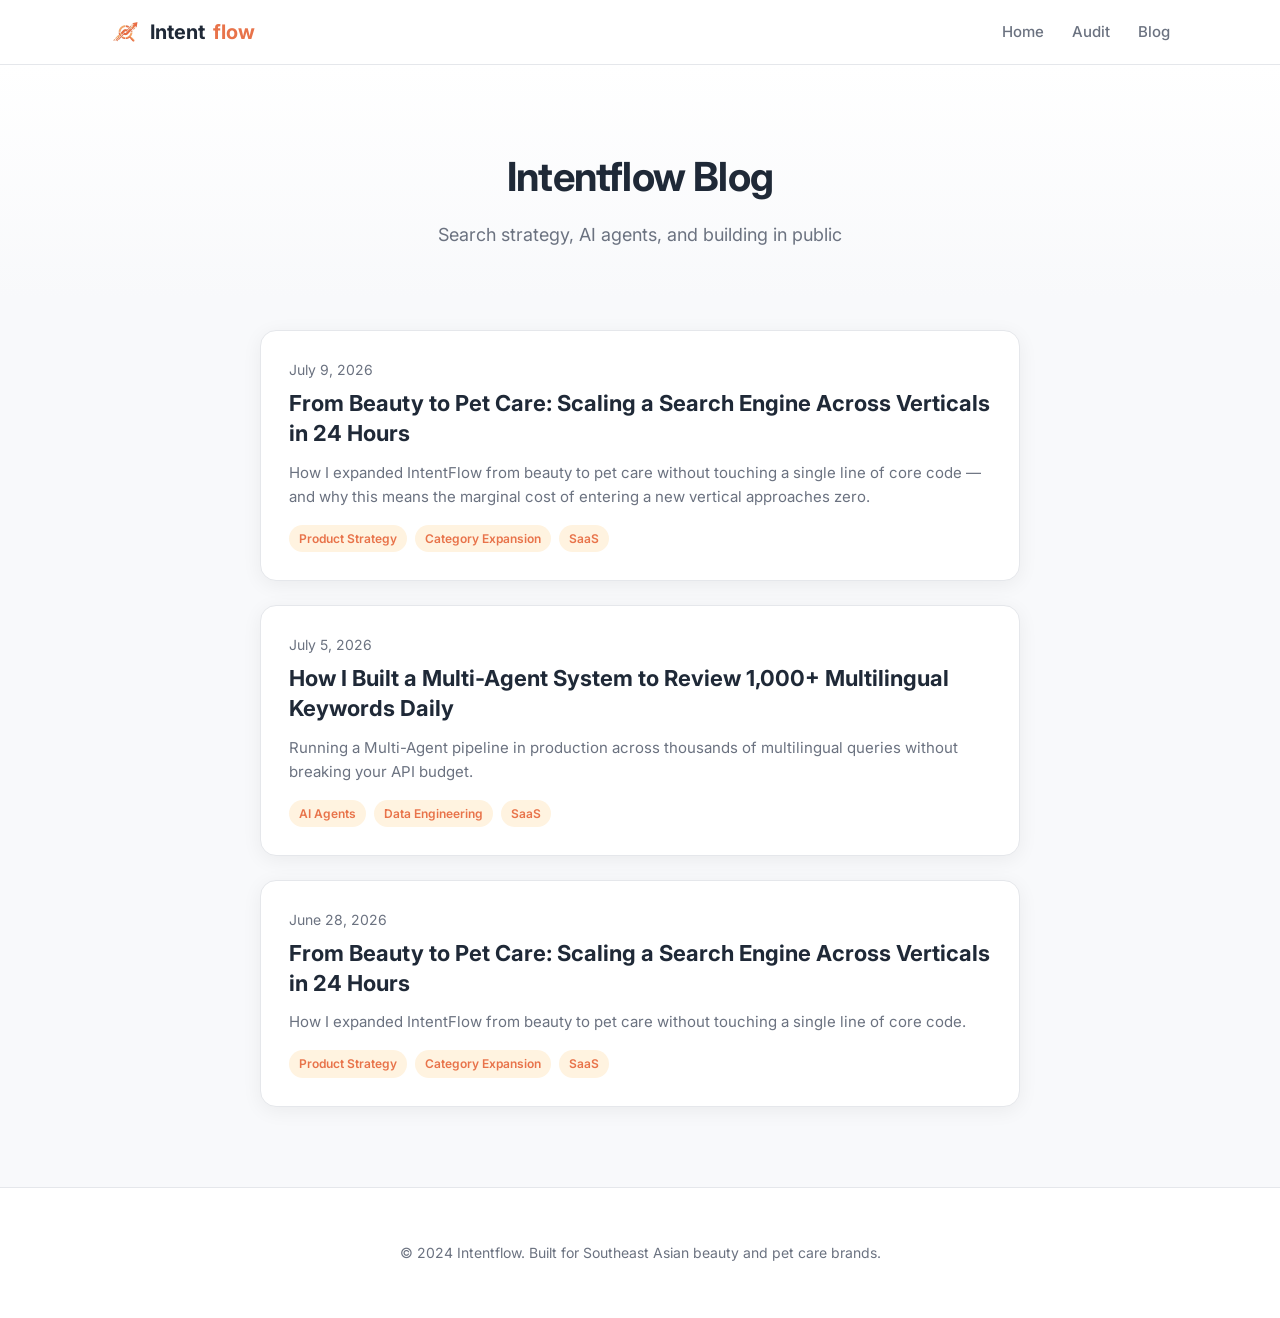
<file: blog/index.html>
<!DOCTYPE html>
<html lang="en">
<head>
  <meta charset="UTF-8">
  <meta name="viewport" content="width=device-width, initial-scale=1.0">
  <meta name="description" content="Intentflow Blog — Search strategy, AI agents, and building in public.">
  <title>Intentflow Blog</title>
  <link rel="icon" type="image/png" href="/logo.png">
  <link rel="preconnect" href="https://fonts.googleapis.com">
  <link rel="preconnect" href="https://fonts.gstatic.com" crossorigin>
  <link href="https://fonts.googleapis.com/css2?family=Inter:wght@400;500;600;700&display=swap" rel="stylesheet">
  <style>
    :root {
      --primary: #E8734A;
      --primary-dark: #D6603F;
      --bg: #f8f9fb;
      --card: #ffffff;
      --text: #1f2937;
      --text-muted: #6b7280;
      --border: #e5e7eb;
      --radius: 16px;
      --shadow: 0 4px 20px rgba(0, 0, 0, 0.06);
    }

    * {
      box-sizing: border-box;
    }

    body {
      margin: 0;
      font-family: Inter, -apple-system, BlinkMacSystemFont, "Segoe UI", Roboto, sans-serif;
      background: var(--bg);
      color: var(--text);
      line-height: 1.6;
    }

    a {
      color: inherit;
      text-decoration: none;
    }

    .container {
      max-width: 960px;
      margin: 0 auto;
      padding: 0 20px;
    }

    /* Header */
    .site-header {
      background: var(--card);
      border-bottom: 1px solid var(--border);
      position: sticky;
      top: 0;
      z-index: 100;
    }

    .header-inner {
      max-width: 1100px;
      margin: 0 auto;
      padding: 16px 20px;
      display: flex;
      align-items: center;
      justify-content: space-between;
    }

    .logo {
      display: flex;
      align-items: center;
      gap: 0.5rem;
      font-weight: 700;
      font-size: 1.25rem;
      color: var(--text);
    }

    .logo img {
      height: 32px;
      width: auto;
      display: block;
    }

    .logo span {
      color: var(--primary);
    }

    .main-nav {
      display: flex;
      gap: 28px;
      align-items: center;
    }

    .main-nav a {
      font-size: 0.9375rem;
      font-weight: 500;
      color: var(--text-muted);
      transition: color 0.2s;
    }

    .main-nav a:hover {
      color: var(--primary);
    }

    /* Hero */
    .blog-hero {
      padding: 80px 20px 48px;
      text-align: center;
      background: linear-gradient(180deg, #fff 0%, var(--bg) 100%);
    }

    .blog-hero h1 {
      font-size: 2.5rem;
      font-weight: 700;
      margin: 0 0 12px;
      letter-spacing: -0.02em;
    }

    .blog-hero p {
      font-size: 1.125rem;
      color: var(--text-muted);
      margin: 0;
    }

    /* Posts */
    .posts-section {
      padding: 32px 20px 80px;
      max-width: 800px;
      margin: 0 auto;
    }

    .post-list {
      display: flex;
      flex-direction: column;
      gap: 24px;
    }

    .post-card {
      background: var(--card);
      border: 1px solid var(--border);
      border-radius: var(--radius);
      padding: 28px;
      box-shadow: var(--shadow);
      transition: transform 0.2s, box-shadow 0.2s;
    }

    .post-card:hover {
      transform: translateY(-3px);
      box-shadow: 0 8px 28px rgba(0, 0, 0, 0.1);
    }

    .post-date {
      font-size: 0.875rem;
      color: var(--text-muted);
      margin-bottom: 8px;
    }

    .post-title {
      font-size: 1.375rem;
      font-weight: 700;
      margin: 0 0 12px;
      line-height: 1.35;
      color: var(--text);
    }

    .post-card:hover .post-title {
      color: var(--primary);
    }

    .post-excerpt {
      color: var(--text-muted);
      margin: 0 0 16px;
      font-size: 0.9375rem;
      line-height: 1.6;
    }

    .post-tags {
      display: flex;
      flex-wrap: wrap;
      gap: 8px;
    }

    .post-tag {
      font-size: 0.75rem;
      font-weight: 600;
      color: var(--primary);
      background: #FFF3E0;
      padding: 4px 10px;
      border-radius: 20px;
    }

    .status {
      text-align: center;
      color: var(--text-muted);
      padding: 48px 20px;
    }

    /* Footer */
    .site-footer {
      border-top: 1px solid var(--border);
      padding: 40px 20px;
      text-align: center;
      color: var(--text-muted);
      font-size: 0.875rem;
      background: var(--card);
    }

    @media (max-width: 640px) {
      .blog-hero h1 {
        font-size: 2rem;
      }

      .post-card {
        padding: 20px;
      }

      .main-nav {
        gap: 16px;
      }

      .main-nav a {
        font-size: 0.875rem;
      }
    }
  </style>
</head>
<body>
  <header class="site-header">
    <div class="header-inner">
      <a href="/" class="logo">
        <img src="/logo.png" alt="Intentflow">
        Intent<span>flow</span>
      </a>
      <nav class="main-nav">
        <a href="/">Home</a>
        <a href="/audit/">Audit</a>
        <a href="/blog/">Blog</a>
      </nav>
    </div>
  </header>

  <section class="blog-hero">
    <h1>Intentflow Blog</h1>
    <p>Search strategy, AI agents, and building in public</p>
  </section>

  <section class="posts-section">
    <div id="postsContainer">
      <div class="status">Loading posts...</div>
    </div>
  </section>

  <footer class="site-footer">
    <p>© 2024 Intentflow. Built for Southeast Asian beauty and pet care brands.</p>
  </footer>

  <script>
    (function () {
      'use strict';

      const container = document.getElementById('postsContainer');

      function formatDate(dateStr) {
        const options = { year: 'numeric', month: 'long', day: 'numeric' };
        return new Date(dateStr).toLocaleDateString('en-US', options);
      }

      function renderPosts(posts) {
        if (!posts || posts.length === 0) {
          container.innerHTML = '<div class="status">No posts yet.</div>';
          return;
        }

        // Sort by date descending
        posts.sort((a, b) => new Date(b.date) - new Date(a.date));

        const html = posts.map(post => {
          const tagsHtml = (post.tags || []).map(tag => `<span class="post-tag">${escapeHtml(tag)}</span>`).join('');
          return `
            <article class="post-card">
              <a href="/blog/post.html?slug=${encodeURIComponent(post.slug)}">
                <div class="post-date">${formatDate(post.date)}</div>
                <h2 class="post-title">${escapeHtml(post.title)}</h2>
                <p class="post-excerpt">${escapeHtml(post.excerpt)}</p>
                <div class="post-tags">${tagsHtml}</div>
              </a>
            </article>
          `;
        }).join('');

        container.innerHTML = `<div class="post-list">${html}</div>`;
      }

      function escapeHtml(str) {
        if (str == null) return '';
        return String(str)
          .replace(/&/g, '&amp;')
          .replace(/</g, '&lt;')
          .replace(/>/g, '&gt;')
          .replace(/"/g, '&quot;')
          .replace(/'/g, '&#39;');
      }

      async function loadPosts() {
        try {
          const resp = await fetch('/blog/posts/posts.json');
          if (!resp.ok) throw new Error(`HTTP ${resp.status}`);
          const posts = await resp.json();
          renderPosts(posts);
        } catch (err) {
          console.error('Failed to load posts:', err);
          container.innerHTML = '<div class="status">Failed to load posts. Please try again later.</div>';
        }
      }

      loadPosts();
    })();
  </script>
</body>
</html>
</file>
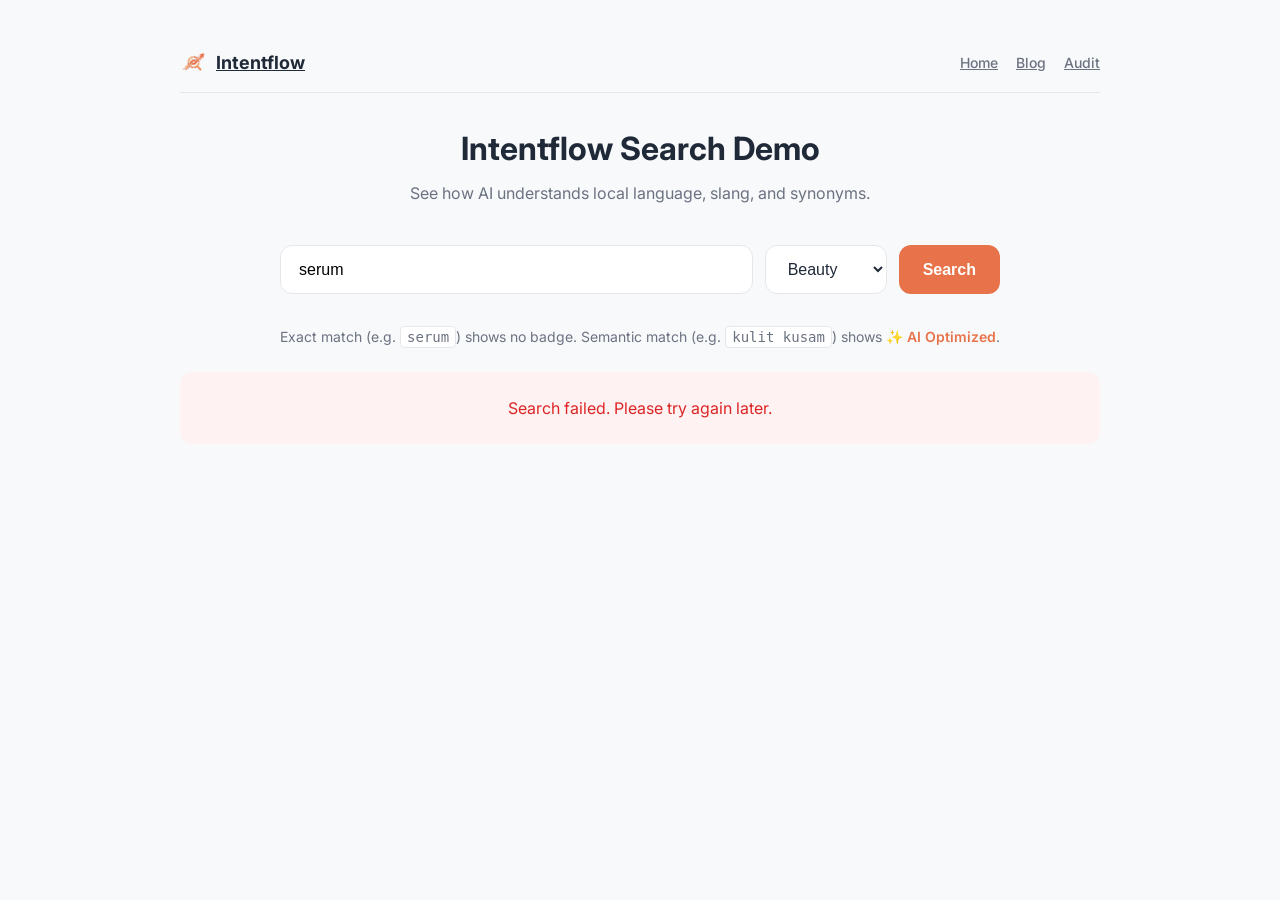
<file: demo/index.html>
<!DOCTYPE html>
<html lang="en">
<head>
  <meta charset="UTF-8">
  <meta name="viewport" content="width=device-width, initial-scale=1.0">
  <title>Intentflow Search Demo</title>
  <link rel="icon" type="image/png" href="/logo.png">
  <link rel="preconnect" href="https://fonts.googleapis.com">
  <link rel="preconnect" href="https://fonts.gstatic.com" crossorigin>
  <link href="https://fonts.googleapis.com/css2?family=Inter:wght@400;500;600;700&display=swap" rel="stylesheet">
  <style>
    :root {
      --bg: #f8f9fb;
      --card: #ffffff;
      --text: #1f2937;
      --text-muted: #6b7280;
      --border: #e5e7eb;
      --primary: #E8734A;
      --primary-light: #FFF3E0;
      --radius: 16px;
      --shadow: 0 4px 20px rgba(0, 0, 0, 0.06);
    }

    * {
      box-sizing: border-box;
    }

    body {
      margin: 0;
      font-family: Inter, -apple-system, BlinkMacSystemFont, "Segoe UI", Roboto, sans-serif;
      background: var(--bg);
      color: var(--text);
      line-height: 1.5;
    }

    .container {
      max-width: 960px;
      margin: 0 auto;
      padding: 48px 20px;
    }

    header {
      margin-bottom: 40px;
    }

    .demo-header-top {
      display: flex;
      align-items: center;
      justify-content: space-between;
      margin-bottom: 32px;
      padding-bottom: 16px;
      border-bottom: 1px solid var(--border);
    }

    .demo-logo {
      display: flex;
      align-items: center;
      gap: 0.5rem;
      font-weight: 700;
      font-size: 1.125rem;
      color: var(--text);
    }

    .demo-logo img {
      height: 28px;
      width: auto;
      display: block;
    }

    .demo-nav {
      display: flex;
      gap: 18px;
    }

    .demo-nav a {
      font-size: 0.875rem;
      font-weight: 500;
      color: var(--text-muted);
      transition: color 0.2s;
    }

    .demo-nav a:hover {
      color: var(--primary);
    }

    header h1 {
      text-align: center;
      font-size: 2rem;
      font-weight: 700;
      margin: 0 0 8px;
    }

    header p {
      text-align: center;
      color: var(--text-muted);
      margin: 0;
    }

    .search-box {
      display: flex;
      gap: 12px;
      max-width: 720px;
      margin: 0 auto 32px;
      align-items: stretch;
    }

    .search-box input {
      flex: 1;
      padding: 14px 18px;
      border: 1px solid var(--border);
      border-radius: 12px;
      font-size: 1rem;
      outline: none;
      transition: border-color 0.2s, box-shadow 0.2s;
      min-width: 0;
    }

    .search-box input:focus {
      border-color: var(--primary);
      box-shadow: 0 0 0 3px rgba(232, 115, 74, 0.12);
    }

    .search-box select {
      padding: 14px 18px;
      border: 1px solid var(--border);
      border-radius: 12px;
      font-size: 1rem;
      outline: none;
      background: #fff;
      cursor: pointer;
      color: var(--text);
      transition: border-color 0.2s, box-shadow 0.2s;
    }

    .search-box select:focus {
      border-color: var(--primary);
      box-shadow: 0 0 0 3px rgba(232, 115, 74, 0.12);
    }

    .search-box button {
      padding: 14px 24px;
      background: var(--primary);
      color: #fff;
      border: none;
      border-radius: 12px;
      font-size: 1rem;
      font-weight: 600;
      cursor: pointer;
      transition: background 0.2s;
      white-space: nowrap;
    }

    .search-box button:hover {
      background: #d6603f;
    }

    .search-box button:disabled {
      opacity: 0.6;
      cursor: not-allowed;
    }

    @media (max-width: 640px) {
      .search-box {
        flex-wrap: wrap;
      }
      .search-box input, .search-box select, .search-box button {
        width: 100%;
      }
    }

    .category-selector {
      display: flex;
      justify-content: center;
      gap: 12px;
      margin-bottom: 16px;
      align-items: center;
    }

    .category-selector label {
      font-size: 0.9375rem;
      color: var(--text-muted);
      font-weight: 500;
    }

    .category-selector select {
      padding: 10px 14px;
      border: 1px solid var(--border);
      border-radius: 10px;
      font-size: 0.9375rem;
      background: #fff;
      color: var(--text);
      cursor: pointer;
      outline: none;
      min-width: 160px;
    }

    .category-selector select:focus {
      border-color: var(--primary);
      box-shadow: 0 0 0 3px rgba(232, 115, 74, 0.12);
    }

    .hint {
      text-align: center;
      color: var(--text-muted);
      font-size: 0.875rem;
      margin-bottom: 24px;
    }

    .hint code {
      background: #fff;
      padding: 2px 6px;
      border-radius: 4px;
      border: 1px solid var(--border);
    }

    .status {
      text-align: center;
      color: var(--text-muted);
      padding: 24px;
    }

    .results-header {
      display: flex;
      align-items: center;
      justify-content: space-between;
      margin-bottom: 20px;
    }

    .results-header h2 {
      font-size: 1.25rem;
      margin: 0;
    }

    .results-count {
      color: var(--text-muted);
      font-size: 0.875rem;
    }

    .product-grid {
      display: grid;
      grid-template-columns: repeat(auto-fill, minmax(220px, 1fr));
      gap: 20px;
    }

    .product-card {
      position: relative;
      background: var(--card);
      border: 1px solid var(--border);
      border-radius: var(--radius);
      overflow: hidden;
      box-shadow: var(--shadow);
      transition: transform 0.2s, box-shadow 0.2s;
    }

    .product-card:hover {
      transform: translateY(-3px);
      box-shadow: 0 8px 28px rgba(0, 0, 0, 0.1);
    }

    .product-image {
      width: 100%;
      height: 180px;
      object-fit: cover;
      background: #f3f4f6;
      display: block;
    }

    .product-body {
      padding: 16px;
    }

    .product-brand {
      font-size: 0.75rem;
      font-weight: 700;
      color: var(--primary);
      text-transform: uppercase;
      letter-spacing: 0.5px;
      margin-bottom: 4px;
    }

    .product-title {
      font-size: 0.9375rem;
      font-weight: 600;
      margin: 0 0 8px;
      line-height: 1.4;
      display: -webkit-box;
      -webkit-line-clamp: 2;
      -webkit-box-orient: vertical;
      overflow: hidden;
    }

    .product-price {
      font-size: 1rem;
      font-weight: 700;
      color: var(--text);
    }

    .ai-optimized-badge {
      position: absolute;
      top: 8px;
      right: 8px;
      background: #FFF3E0;
      color: #E8734A;
      padding: 4px 8px;
      border-radius: 8px;
      font-size: 0.75rem;
      font-weight: 600;
      z-index: 2;
    }

    .error {
      color: #dc2626;
      text-align: center;
      padding: 24px;
      background: #fef2f2;
      border-radius: 12px;
    }

    @media (max-width: 640px) {
      .product-grid {
        grid-template-columns: repeat(2, 1fr);
        gap: 14px;
      }

      .demo-header-top {
        flex-direction: column;
        gap: 12px;
        align-items: flex-start;
      }
    }
  </style>
</head>
<body>
  <div class="container">
    <header>
      <div class="demo-header-top">
        <a href="/" class="demo-logo">
          <img src="/logo.png" alt="Intentflow">
          Intentflow
        </a>
        <nav class="demo-nav">
          <a href="/">Home</a>
          <a href="/blog/">Blog</a>
          <a href="/audit/">Audit</a>
        </nav>
      </div>
      <h1>Intentflow Search Demo</h1>
      <p>See how AI understands local language, slang, and synonyms.</p>
    </header>

    <div class="search-box">
      <input type="text" id="searchInput" placeholder="Try: serum, kulit kusam, bruntusan..." value="serum">
      <select id="categorySelect" aria-label="Category">
        <option value="beauty" selected>Beauty</option>
        <option value="pet">Pet Care</option>
      </select>
      <button id="searchBtn" type="button">Search</button>
    </div>

    <div class="hint" id="hintBox">
      Exact match (e.g. <code>serum</code>) shows no badge.
      Semantic match (e.g. <code>kulit kusam</code>) shows <span style="color:#E8734A;font-weight:600;">✨ AI Optimized</span>.
    </div>

    <div id="resultsArea">
      <div class="status">Enter a query and click Search.</div>
    </div>
  </div>

  <script>
    (function () {
      'use strict';

      const API_ENDPOINT = 'https://intentflow-engine-production.up.railway.app/api/search';
      const searchInput = document.getElementById('searchInput');
      const searchBtn = document.getElementById('searchBtn');
      const categorySelect = document.getElementById('categorySelect');
      const resultsArea = document.getElementById('resultsArea');
      const hintBox = document.getElementById('hintBox');

      const PLACEHOLDERS = {
        beauty: 'Try: serum, kulit kusam, bruntusan...',
        pet: 'Try: makanan kucing, kucing mencret, vitamin anjing...'
      };

      function updatePlaceholder() {
        const cat = categorySelect ? categorySelect.value : 'beauty';
        searchInput.placeholder = PLACEHOLDERS[cat] || PLACEHOLDERS.beauty;
        if (!hintBox) return;
        if (cat === 'pet') {
          hintBox.innerHTML = 'Exact match (e.g. <code>makanan kucing</code>) shows no badge. Semantic match (e.g. <code>kucing mencret</code>) shows <span style="color:#E8734A;font-weight:600;">✨ AI Optimized</span>.';
        } else {
          hintBox.innerHTML = 'Exact match (e.g. <code>serum</code>) shows no badge. Semantic match (e.g. <code>kulit kusam</code>) shows <span style="color:#E8734A;font-weight:600;">✨ AI Optimized</span>.';
        }
      }

      if (categorySelect) {
        categorySelect.addEventListener('change', function () {
          updatePlaceholder();
          doSearch();
        });
      }

      function escapeHtml(str) {
        if (str == null) return '';
        return String(str)
          .replace(/&/g, '&amp;')
          .replace(/</g, '&lt;')
          .replace(/>/g, '&gt;')
          .replace(/"/g, '&quot;')
          .replace(/'/g, '&#39;');
      }

      function formatPrice(price) {
        if (typeof price === 'number') return 'Rp ' + price.toLocaleString('id-ID');
        if (typeof price === 'string' && price) return price;
        return '';
      }

      function renderBadge(matchType) {
        if (matchType === 'semantic_rewritten' || matchType === 'fallback_recommend') {
          return '<div class="ai-optimized-badge">✨ AI Optimized</div>';
        }
        return '';
      }

      function renderResults(results) {
        if (!results || results.length === 0) {
          resultsArea.innerHTML = '<div class="status">No results found.</div>';
          return;
        }

        const cardsHtml = results.map((item) => {
          const title = item.title || item.name || '';
          const price = formatPrice(item.price);
          const image = item.image || 'https://placehold.co/300x200/e0e0e0/666?text=No+Image';
          const brand = item.brand || '';
          const badge = renderBadge(item.match_type);

          return `
            <div class="product-card">
              ${badge}
              <img class="product-image" src="${escapeHtml(image)}" alt="${escapeHtml(title)}" onerror="this.src='https://placehold.co/300x200/e0e0e0/666?text=No+Image'">
              <div class="product-body">
                ${brand ? `<div class="product-brand">${escapeHtml(brand)}</div>` : ''}
                <div class="product-title">${escapeHtml(title)}</div>
                <div class="product-price">${escapeHtml(price)}</div>
              </div>
            </div>
          `;
        }).join('');

        resultsArea.innerHTML = `
          <div class="results-header">
            <h2>Search Results</h2>
            <div class="results-count">${results.length} item${results.length === 1 ? '' : 's'}</div>
          </div>
          <div class="product-grid">${cardsHtml}</div>
        `;
      }

      async function doSearch() {
        const query = searchInput.value.trim();
        if (!query) return;

        searchBtn.disabled = true;
        resultsArea.innerHTML = '<div class="status">Searching...</div>';

        try {
          const category = categorySelect ? categorySelect.value : 'beauty';
          const resp = await fetch(`${API_ENDPOINT}?q=${encodeURIComponent(query)}&category=${encodeURIComponent(category)}`);

          if (!resp.ok) {
            throw new Error(`HTTP ${resp.status}`);
          }

          const data = await resp.json();
          renderResults(data.results || []);
        } catch (err) {
          resultsArea.innerHTML = '<div class="error">Search failed. Please try again later.</div>';
          console.error('Search API error:', API_ENDPOINT, err);
        } finally {
          searchBtn.disabled = false;
        }
      }

      searchBtn.addEventListener('click', doSearch);
      searchInput.addEventListener('keydown', (e) => {
        if (e.key === 'Enter') doSearch();
      });

      // 初始化提示文案并自动搜索默认词
      updatePlaceholder();
      doSearch();
    })();
  </script>
</body>
</html>
</file>
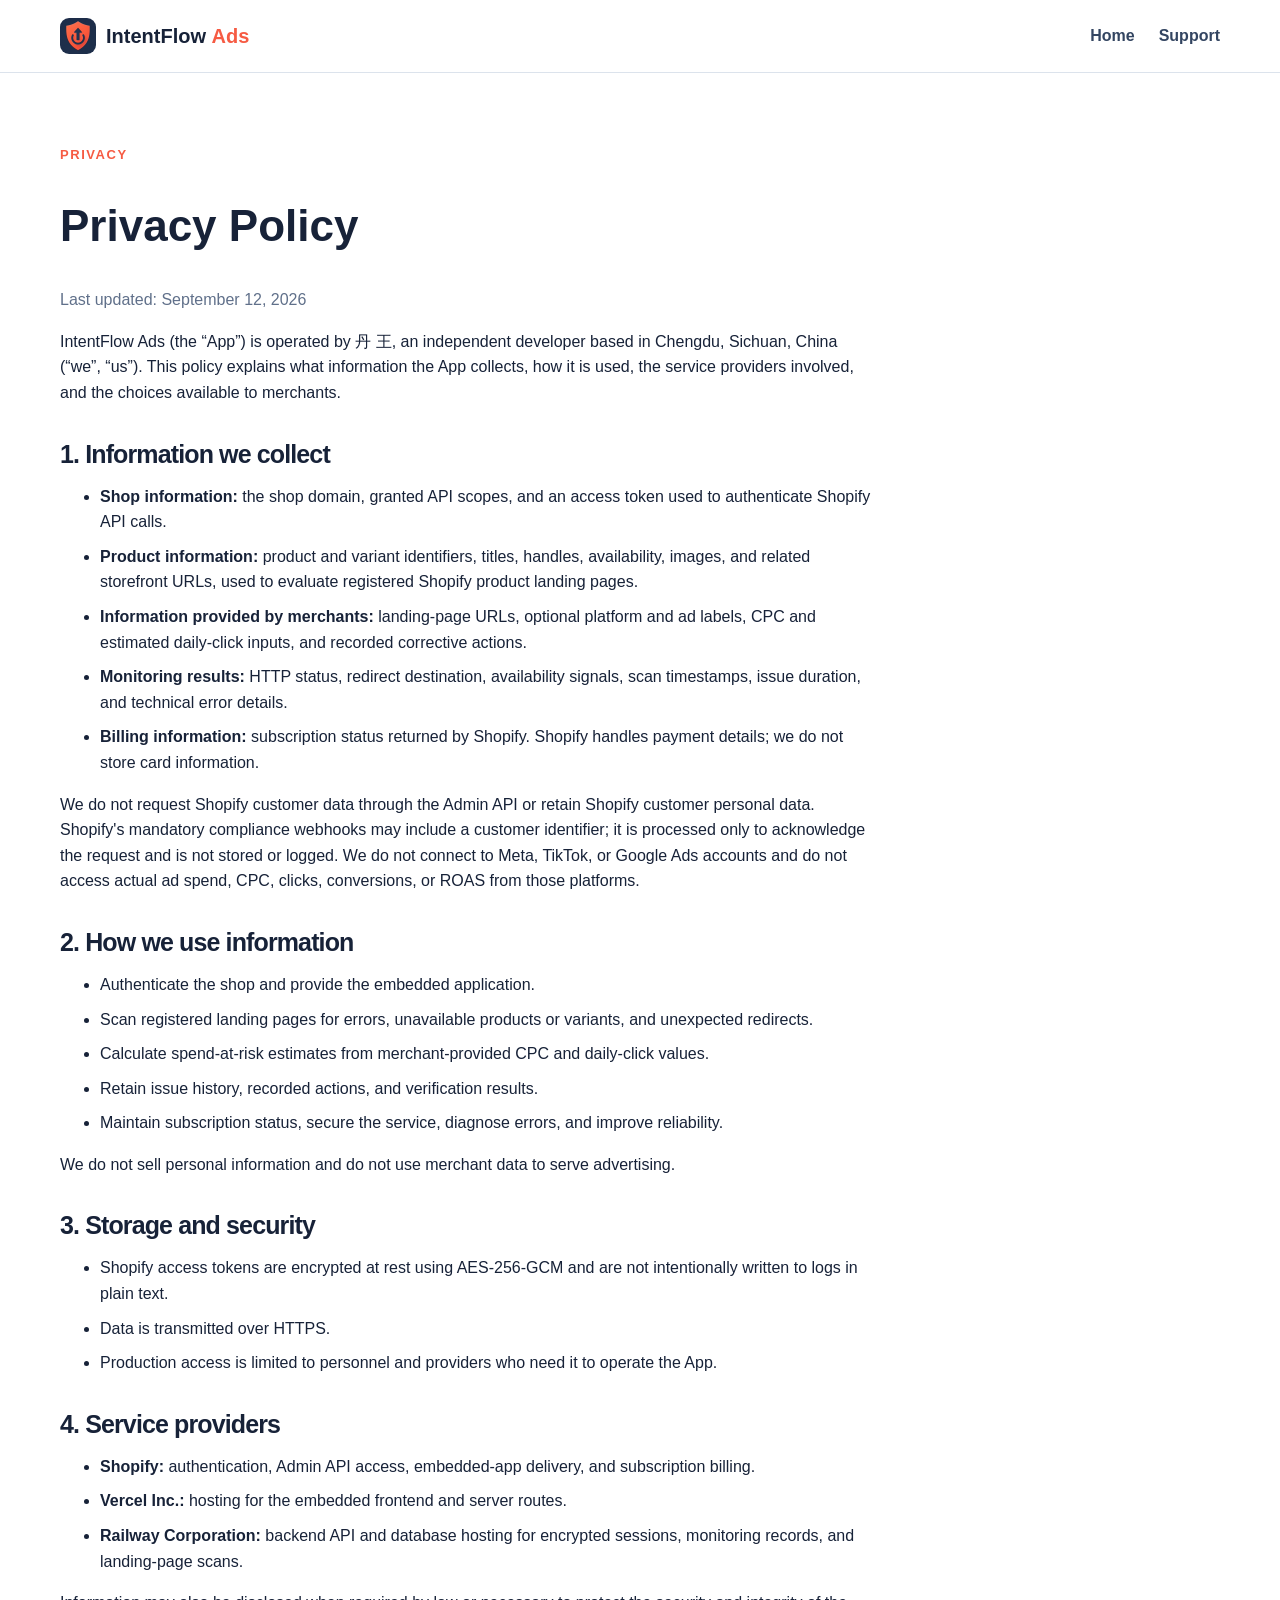
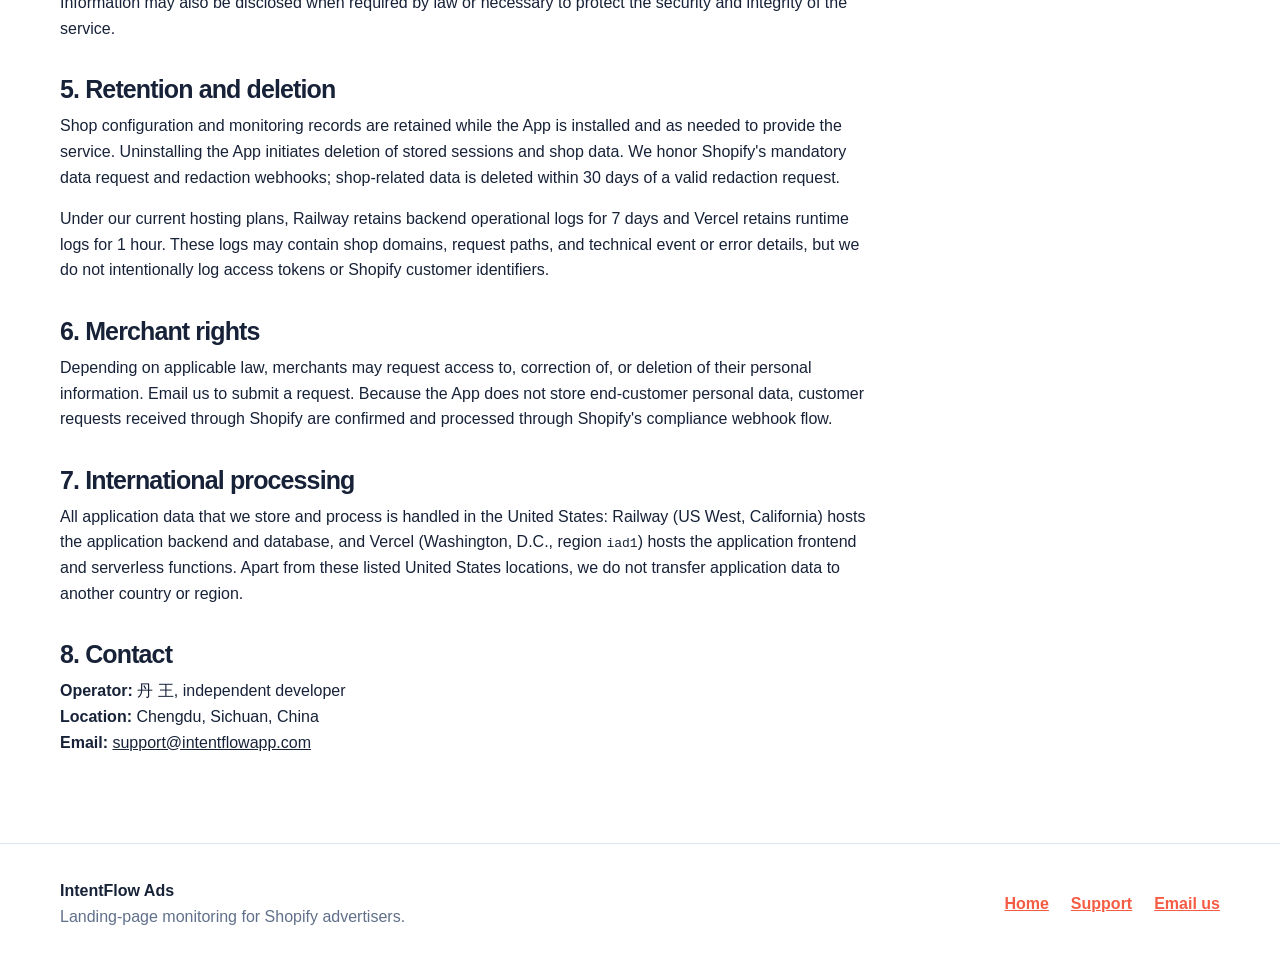
<file: privacy.html>
<!doctype html><html lang="en"><head><meta charset="utf-8"><meta name="viewport" content="width=device-width,initial-scale=1"><meta name="description" content="Privacy policy for IntentFlow Ads."><link rel="canonical" href="https://intentflowapp.com/privacy"><link rel="icon" type="image/png" href="/ads-logo.png"><link rel="stylesheet" href="/css/ads.css"><title>Privacy Policy — IntentFlow Ads</title></head>
<body><header class="site-header"><div class="shell nav"><a class="brand" href="/"><img src="/ads-logo.png" alt="" width="36" height="36"><span>IntentFlow <strong>Ads</strong></span></a><nav><a href="/">Home</a><a href="/support">Support</a></nav></div></header>
<main class="policy"><div class="shell"><article><p class="eyebrow">PRIVACY</p><h1>Privacy Policy</h1><p class="updated">Last updated: September 12, 2026</p><p>IntentFlow Ads (the “App”) is operated by <span lang="zh">丹 王</span>, an independent developer based in Chengdu, Sichuan, China (“we”, “us”). This policy explains what information the App collects, how it is used, the service providers involved, and the choices available to merchants.</p>
<h2>1. Information we collect</h2><ul><li><strong>Shop information:</strong> the shop domain, granted API scopes, and an access token used to authenticate Shopify API calls.</li><li><strong>Product information:</strong> product and variant identifiers, titles, handles, availability, images, and related storefront URLs, used to evaluate registered Shopify product landing pages.</li><li><strong>Information provided by merchants:</strong> landing-page URLs, optional platform and ad labels, CPC and estimated daily-click inputs, and recorded corrective actions.</li><li><strong>Monitoring results:</strong> HTTP status, redirect destination, availability signals, scan timestamps, issue duration, and technical error details.</li><li><strong>Billing information:</strong> subscription status returned by Shopify. Shopify handles payment details; we do not store card information.</li></ul><p>We do not request Shopify customer data through the Admin API or retain Shopify customer personal data. Shopify's mandatory compliance webhooks may include a customer identifier; it is processed only to acknowledge the request and is not stored or logged. We do not connect to Meta, TikTok, or Google Ads accounts and do not access actual ad spend, CPC, clicks, conversions, or ROAS from those platforms.</p>
<h2>2. How we use information</h2><ul><li>Authenticate the shop and provide the embedded application.</li><li>Scan registered landing pages for errors, unavailable products or variants, and unexpected redirects.</li><li>Calculate spend-at-risk estimates from merchant-provided CPC and daily-click values.</li><li>Retain issue history, recorded actions, and verification results.</li><li>Maintain subscription status, secure the service, diagnose errors, and improve reliability.</li></ul><p>We do not sell personal information and do not use merchant data to serve advertising.</p>
<h2>3. Storage and security</h2><ul><li>Shopify access tokens are encrypted at rest using AES-256-GCM and are not intentionally written to logs in plain text.</li><li>Data is transmitted over HTTPS.</li><li>Production access is limited to personnel and providers who need it to operate the App.</li></ul>
<h2>4. Service providers</h2><ul><li><strong>Shopify:</strong> authentication, Admin API access, embedded-app delivery, and subscription billing.</li><li><strong>Vercel Inc.:</strong> hosting for the embedded frontend and server routes.</li><li><strong>Railway Corporation:</strong> backend API and database hosting for encrypted sessions, monitoring records, and landing-page scans.</li></ul><p>Information may also be disclosed when required by law or necessary to protect the security and integrity of the service.</p>
<h2>5. Retention and deletion</h2><p>Shop configuration and monitoring records are retained while the App is installed and as needed to provide the service. Uninstalling the App initiates deletion of stored sessions and shop data. We honor Shopify's mandatory data request and redaction webhooks; shop-related data is deleted within 30 days of a valid redaction request.</p><p>Under our current hosting plans, Railway retains backend operational logs for 7 days and Vercel retains runtime logs for 1 hour. These logs may contain shop domains, request paths, and technical event or error details, but we do not intentionally log access tokens or Shopify customer identifiers.</p>
<h2>6. Merchant rights</h2><p>Depending on applicable law, merchants may request access to, correction of, or deletion of their personal information. Email us to submit a request. Because the App does not store end-customer personal data, customer requests received through Shopify are confirmed and processed through Shopify's compliance webhook flow.</p>
<h2>7. International processing</h2><p>All application data that we store and process is handled in the United States: Railway (US West, California) hosts the application backend and database, and Vercel (Washington, D.C., region <code>iad1</code>) hosts the application frontend and serverless functions. Apart from these listed United States locations, we do not transfer application data to another country or region.</p>
<h2>8. Contact</h2><p><strong>Operator:</strong> <span lang="zh">丹 王</span>, independent developer<br><strong>Location:</strong> Chengdu, Sichuan, China<br><strong>Email:</strong> <a href="mailto:support@intentflowapp.com">support@intentflowapp.com</a></p></article></div></main>
<footer><div class="shell footer-grid"><div><strong>IntentFlow Ads</strong><p>Landing-page monitoring for Shopify advertisers.</p></div><div class="footer-links"><a href="/">Home</a><a href="/support">Support</a><a href="mailto:support@intentflowapp.com">Email us</a></div></div></footer></body></html>
</file>
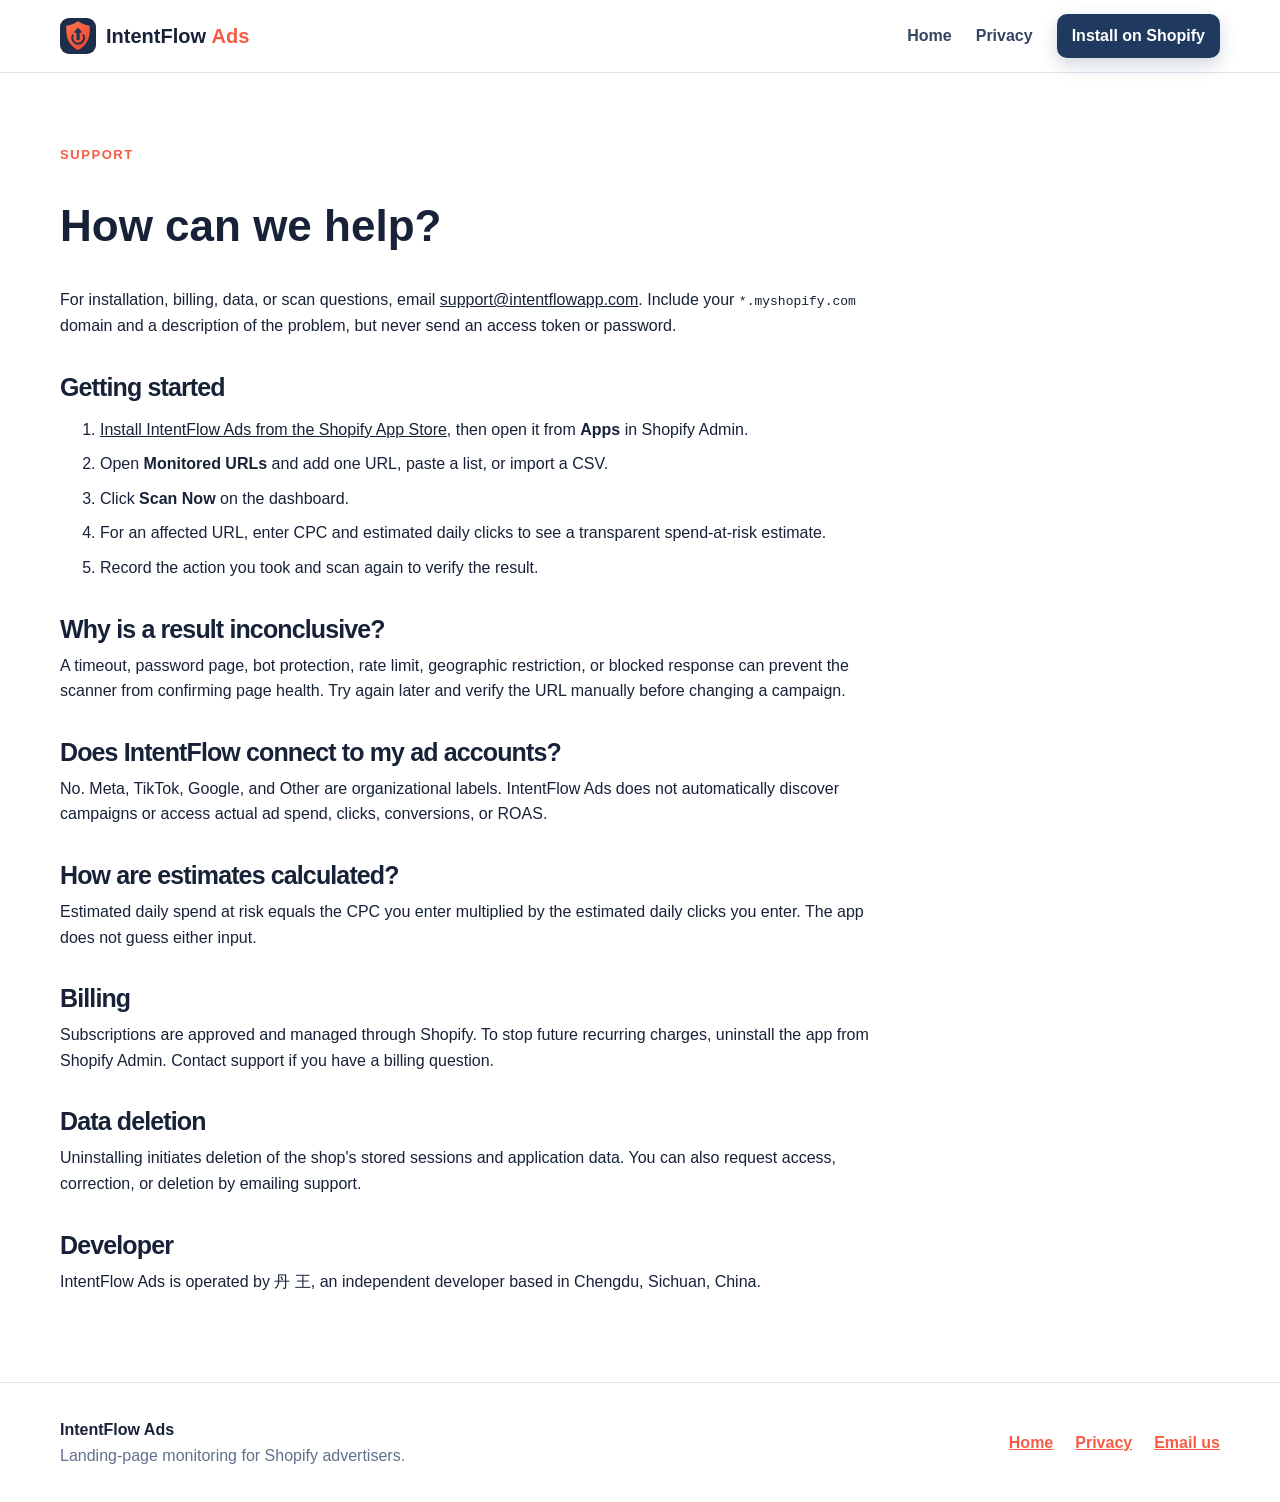
<file: support.html>
<!doctype html><html lang="en"><head><meta charset="utf-8"><meta name="viewport" content="width=device-width,initial-scale=1"><meta name="description" content="Help and support for IntentFlow Ads."><link rel="canonical" href="https://intentflowapp.com/support"><link rel="icon" type="image/png" href="/ads-logo.png"><link rel="stylesheet" href="/css/ads.css"><title>Support — IntentFlow Ads</title></head>
<body><header class="site-header"><div class="shell nav"><a class="brand" href="/"><img src="/ads-logo.png" alt="" width="36" height="36"><span>IntentFlow <strong>Ads</strong></span></a><nav><a href="/">Home</a><a href="/privacy">Privacy</a><a class="button small" href="https://apps.shopify.com/intentflow-ads">Install on Shopify</a></nav></div></header>
<main class="policy"><div class="shell"><article><p class="eyebrow">SUPPORT</p><h1>How can we help?</h1><p>For installation, billing, data, or scan questions, email <a href="mailto:support@intentflowapp.com">support@intentflowapp.com</a>. Include your <code>*.myshopify.com</code> domain and a description of the problem, but never send an access token or password.</p>
<h2>Getting started</h2><ol><li><a href="https://apps.shopify.com/intentflow-ads">Install IntentFlow Ads from the Shopify App Store</a>, then open it from <strong>Apps</strong> in Shopify Admin.</li><li>Open <strong>Monitored URLs</strong> and add one URL, paste a list, or import a CSV.</li><li>Click <strong>Scan Now</strong> on the dashboard.</li><li>For an affected URL, enter CPC and estimated daily clicks to see a transparent spend-at-risk estimate.</li><li>Record the action you took and scan again to verify the result.</li></ol>
<h2>Why is a result inconclusive?</h2><p>A timeout, password page, bot protection, rate limit, geographic restriction, or blocked response can prevent the scanner from confirming page health. Try again later and verify the URL manually before changing a campaign.</p>
<h2>Does IntentFlow connect to my ad accounts?</h2><p>No. Meta, TikTok, Google, and Other are organizational labels. IntentFlow Ads does not automatically discover campaigns or access actual ad spend, clicks, conversions, or ROAS.</p>
<h2>How are estimates calculated?</h2><p>Estimated daily spend at risk equals the CPC you enter multiplied by the estimated daily clicks you enter. The app does not guess either input.</p>
<h2>Billing</h2><p>Subscriptions are approved and managed through Shopify. To stop future recurring charges, uninstall the app from Shopify Admin. Contact support if you have a billing question.</p>
<h2>Data deletion</h2><p>Uninstalling initiates deletion of the shop's stored sessions and application data. You can also request access, correction, or deletion by emailing support.</p>
<h2>Developer</h2><p>IntentFlow Ads is operated by <span lang="zh">丹 王</span>, an independent developer based in Chengdu, Sichuan, China.</p></article></div></main>
<footer><div class="shell footer-grid"><div><strong>IntentFlow Ads</strong><p>Landing-page monitoring for Shopify advertisers.</p></div><div class="footer-links"><a href="/">Home</a><a href="/privacy">Privacy</a><a href="mailto:support@intentflowapp.com">Email us</a></div></div></footer></body></html>
</file>
<file: css/ads.css>
:root{--ink:#172238;--muted:#60708a;--green:#203a5f;--green-dark:#172a47;--coral:#f65b43;--mint:#fff0eb;--line:#dce3ec;--paper:#fff;--soft:#f6f8fb;--red:#b23a2b;--amber:#8a5a00;--blue:#175a86;--shadow:0 24px 64px rgba(28,48,78,.12)}
*{box-sizing:border-box}html{scroll-behavior:smooth}body{margin:0;background:var(--paper);color:var(--ink);font-family:Inter,ui-sans-serif,-apple-system,BlinkMacSystemFont,"Segoe UI",sans-serif;line-height:1.6}a{color:inherit}.shell{width:min(1160px,calc(100% - 40px));margin:auto}.site-header{position:sticky;top:0;z-index:10;background:rgba(255,255,255,.92);border-bottom:1px solid var(--line);backdrop-filter:blur(14px)}.nav{min-height:72px;display:flex;align-items:center;justify-content:space-between;gap:24px}.brand{display:flex;align-items:center;gap:10px;text-decoration:none;font-size:20px;font-weight:750}.brand img{border-radius:9px}.brand strong{color:var(--coral)}nav{display:flex;align-items:center;gap:24px}nav a{text-decoration:none;font-weight:600;color:#334561}.button{display:inline-flex;align-items:center;justify-content:center;padding:13px 20px;border-radius:10px;background:var(--green);color:white;text-decoration:none;font-weight:750;box-shadow:0 7px 18px rgba(32,58,95,.2)}.button:hover{background:var(--green-dark)}.button.small{padding:9px 15px}.hero{padding:96px 0 82px;background:radial-gradient(circle at 85% 15%,#ffe5dd 0,transparent 34%),linear-gradient(180deg,#fbfcfe,#fff)}.hero-grid{display:grid;grid-template-columns:1.03fr .97fr;gap:72px;align-items:center}.eyebrow{margin:0 0 15px;color:var(--coral);font-size:13px;font-weight:800;letter-spacing:.12em}.hero h1{max-width:720px;margin:0;font-size:clamp(42px,5.4vw,68px);line-height:1.04;letter-spacing:-.045em}.lede{max-width:680px;margin:24px 0 0;color:var(--muted);font-size:19px}.actions{display:flex;align-items:center;gap:22px;margin-top:32px}.text-link{font-weight:750;color:var(--coral)}.microcopy,.disclosure{font-size:13px;color:var(--muted)}.microcopy{margin-top:18px}.product-card{padding:24px;border:1px solid var(--line);border-radius:20px;background:white;box-shadow:var(--shadow)}.card-head{display:flex;justify-content:space-between;align-items:center;margin-bottom:8px;font-weight:800}.pill,.status{display:inline-block;border-radius:999px;padding:4px 9px;font-size:12px;font-weight:750}.neutral{background:#edf1f5;color:#455469}.issue{display:grid;grid-template-columns:auto 1fr;gap:12px;align-items:start;padding:17px 0;border-bottom:1px solid var(--line)}.status.red{background:#fde9e7;color:var(--red)}.status.amber{background:#fff0ce;color:var(--amber)}.status.blue{background:#e5f1fa;color:var(--blue)}.issue strong,.issue small{display:block}.issue small{color:var(--muted);margin-top:3px}.risk-box{display:grid;grid-template-columns:1fr auto;gap:2px 16px;margin-top:18px;padding:16px;border-radius:13px;background:var(--mint)}.risk-box strong{grid-row:span 2;color:#b83b29;font-size:23px}.risk-box small{color:var(--muted)}.section{padding:88px 0}.muted{background:var(--soft)}h2{max-width:760px;margin:0 0 38px;font-size:clamp(32px,4vw,48px);line-height:1.12;letter-spacing:-.035em}h3{margin:0 0 8px;font-size:20px}p{margin-top:0}.three-col,.feature-grid{display:grid;grid-template-columns:repeat(3,1fr);gap:18px}.three-col article,.feature-grid article{padding:26px;border:1px solid var(--line);border-radius:16px;background:white}.number{display:block;margin-bottom:24px;color:var(--coral);font-weight:800}.three-col p,.feature-grid p,.steps p,footer p{margin:0;color:var(--muted)}.steps{display:grid;grid-template-columns:1fr 1fr;gap:20px}.steps article{display:grid;grid-template-columns:46px 1fr;gap:16px;padding:24px;border:1px solid var(--line);border-radius:16px}.steps article>span{display:grid;place-items:center;width:42px;height:42px;border-radius:50%;background:var(--mint);color:var(--coral);font-weight:850}.two-col{display:grid;grid-template-columns:1fr 1fr;gap:72px;align-items:start}.check-list{margin:0;padding:0;list-style:none}.check-list li{padding:15px 0;border-bottom:1px solid var(--line)}.cta{padding:64px 0;background:var(--green-dark);color:white}.cta-inner{display:flex;align-items:center;justify-content:space-between;gap:32px}.cta h2{margin:0;max-width:700px}.cta .eyebrow{color:#ffb8aa}.button.light{background:white;color:var(--green-dark);white-space:nowrap}footer{padding:34px 0;border-top:1px solid var(--line)}.footer-grid{display:flex;justify-content:space-between;gap:30px}.footer-links{display:flex;gap:22px;align-items:center}.footer-links a{color:var(--coral);font-weight:700}.policy{padding:72px 0}.policy article{max-width:820px}.policy h1{font-size:44px;line-height:1.1}.policy h2{margin:34px 0 10px;font-size:25px}.policy li{margin:9px 0}.policy .updated{color:var(--muted)}
@media(max-width:820px){nav>a:not(.button){display:none}.hero{padding-top:62px}.hero-grid,.two-col{grid-template-columns:1fr;gap:42px}.three-col,.feature-grid,.steps{grid-template-columns:1fr}.cta-inner,.footer-grid{align-items:flex-start;flex-direction:column}.hero h1{font-size:44px}}@media(max-width:520px){.shell{width:min(100% - 28px,1160px)}.brand span,.button{white-space:nowrap}.brand span{font-size:17px}.nav{gap:12px}.hero h1{font-size:38px}.actions{align-items:flex-start;flex-direction:column}.section{padding:68px 0}.product-card{padding:18px}.risk-box{grid-template-columns:1fr}.risk-box strong{grid-row:auto}.footer-links{align-items:flex-start;flex-direction:column;gap:9px}}
</file>
<file: css/style.css>
/* ========================================
   Intentflow - Global Styles
   ======================================== */

/* CSS Variables */
:root {
  --primary: #E8734A;
  --primary-dark: #D4613A;
  --primary-light: #FDF0EB;
  --primary-soft: #FEF6F3;

  --text: #1F2937;
  --text-light: #6B7280;
  --text-muted: #9CA3AF;

  --bg: #FFFBF8;
  --bg-warm: #FFF5F0;
  --card: #FFFFFF;
  --border: #F3D2C4;
  --border-light: #FEEAE3;

  --shadow-sm: 0 2px 8px rgba(232, 115, 74, 0.06);
  --shadow: 0 8px 30px rgba(232, 115, 74, 0.10);
  --shadow-lg: 0 16px 50px rgba(232, 115, 74, 0.14);

  --radius-sm: 12px;
  --radius: 16px;
  --radius-lg: 24px;

  --transition: all 0.3s cubic-bezier(0.4, 0, 0.2, 1);
  --font-main: 'Inter', 'Plus Jakarta Sans', -apple-system, BlinkMacSystemFont, sans-serif;
  --font-display: 'Plus Jakarta Sans', 'Inter', -apple-system, BlinkMacSystemFont, sans-serif;
}

/* Reset & Base */
*, *::before, *::after {
  box-sizing: border-box;
  margin: 0;
  padding: 0;
}

html {
  scroll-behavior: smooth;
  font-size: 16px;
}

body {
  font-family: var(--font-main);
  color: var(--text);
  background-color: var(--bg);
  line-height: 1.6;
  -webkit-font-smoothing: antialiased;
  -moz-osx-font-smoothing: grayscale;
  overflow-x: hidden;
}

img {
  max-width: 100%;
  height: auto;
  display: block;
}

a {
  color: inherit;
  text-decoration: none;
}

button {
  font-family: inherit;
  cursor: pointer;
  border: none;
  background: none;
}

ul, ol {
  list-style: none;
}

/* Typography */
h1, h2, h3, h4, h5, h6 {
  font-family: var(--font-display);
  font-weight: 700;
  line-height: 1.3;
  letter-spacing: -0.02em;
  overflow-wrap: break-word;
  word-wrap: break-word;
}

h1 {
  font-size: clamp(2.25rem, 6vw, 4rem);
}

h2 {
  font-size: clamp(1.75rem, 4vw, 2.75rem);
}

h3 {
  font-size: clamp(1.25rem, 2.5vw, 1.5rem);
}

p {
  color: var(--text-light);
}

.section-label {
  display: inline-block;
  font-size: 0.875rem;
  font-weight: 600;
  color: var(--primary);
  text-transform: uppercase;
  letter-spacing: 0.08em;
  margin-bottom: 0.75rem;
}

.section-title {
  margin-bottom: 1rem;
}

.section-subtitle {
  font-size: 1.125rem;
  max-width: 600px;
  margin: 0 auto;
}

/* Container */
.container {
  width: 100%;
  max-width: 1200px;
  margin: 0 auto;
  padding: 0 1.25rem;
}

section {
  padding: 4rem 0;
}

@media (min-width: 768px) {
  section {
    padding: 5.5rem 0;
  }
}

@media (min-width: 1024px) {
  section {
    padding: 7rem 0;
  }
}

/* Buttons */
.btn {
  display: inline-flex;
  align-items: center;
  justify-content: center;
  gap: 0.5rem;
  font-weight: 600;
  font-size: 1rem;
  padding: 0.875rem 1.75rem;
  border-radius: 100px;
  transition: var(--transition);
}

.btn-primary {
  background-color: var(--primary);
  color: white;
  box-shadow: 0 4px 14px rgba(232, 115, 74, 0.35);
}

.btn-primary:hover {
  background-color: var(--primary-dark);
  transform: translateY(-2px);
  box-shadow: 0 6px 20px rgba(232, 115, 74, 0.45);
}

.btn-primary:active {
  transform: translateY(0);
}

.btn-secondary {
  background-color: white;
  color: var(--primary);
  border: 2px solid var(--border);
}

.btn-secondary:hover {
  border-color: var(--primary);
  background-color: var(--primary-soft);
  transform: translateY(-2px);
}

.btn-large {
  padding: 1rem 2rem;
  font-size: 1.0625rem;
}

/* Cards */
.card {
  background: var(--card);
  border-radius: var(--radius);
  padding: 1.5rem;
  box-shadow: var(--shadow-sm);
  border: 1px solid var(--border-light);
  transition: var(--transition);
}

.card:hover {
  transform: translateY(-4px);
  box-shadow: var(--shadow);
}

@media (min-width: 768px) {
  .card {
    padding: 2rem;
  }
}

/* Navigation */
.navbar {
  position: fixed;
  top: 0;
  left: 0;
  right: 0;
  z-index: 1000;
  padding: 1rem 0;
  transition: var(--transition);
}

.navbar.scrolled {
  background-color: rgba(255, 251, 248, 0.95);
  backdrop-filter: blur(12px);
  box-shadow: 0 2px 20px rgba(0, 0, 0, 0.06);
  padding: 0.75rem 0;
}

.navbar .container {
  display: flex;
  align-items: center;
  justify-content: space-between;
}

.logo {
  font-family: var(--font-display);
  font-size: 1.5rem;
  font-weight: 800;
  color: var(--text);
  display: flex;
  align-items: center;
  gap: 0.5rem;
}

.logo span {
  color: var(--primary);
}

.logo-icon {
  width: 32px;
  height: 32px;
  background: linear-gradient(135deg, var(--primary) 0%, var(--primary-dark) 100%);
  border-radius: 8px;
  display: flex;
  align-items: center;
  justify-content: center;
  color: white;
  font-size: 1rem;
  font-weight: 700;
}

.logo-img {
  height: 32px;
  width: auto;
  display: block;
}

.nav-links {
  display: none;
  align-items: center;
  gap: 2rem;
}

.nav-link {
  font-size: 0.9375rem;
  font-weight: 500;
  color: var(--text-light);
  transition: var(--transition);
}

.nav-link:hover {
  color: var(--primary);
}

.nav-cta {
  background-color: var(--primary);
  color: white;
  padding: 0.625rem 1.25rem;
  border-radius: 100px;
  font-weight: 600;
  font-size: 0.9375rem;
  transition: var(--transition);
}

.nav-cta:hover {
  background-color: var(--primary-dark);
  transform: translateY(-1px);
}

.language-selector {
  display: flex;
  align-items: center;
  gap: 0.35rem;
  font-size: 0.9375rem;
  font-weight: 500;
  color: var(--text-light);
  cursor: pointer;
}

.language-selector:hover {
  color: var(--text);
}

.mobile-menu-btn {
  display: flex;
  flex-direction: column;
  gap: 5px;
  padding: 0.5rem;
}

.mobile-menu-btn span {
  display: block;
  width: 24px;
  height: 2px;
  background-color: var(--text);
  transition: var(--transition);
}

@media (min-width: 768px) {
  .nav-links {
    display: flex;
  }

  .mobile-menu-btn {
    display: none;
  }
}

/* Mobile Menu */
.mobile-menu {
  position: fixed;
  top: 0;
  right: -100%;
  width: 80%;
  max-width: 320px;
  height: 100vh;
  background-color: var(--card);
  z-index: 1001;
  padding: 5rem 1.5rem 2rem;
  box-shadow: var(--shadow-lg);
  transition: right 0.3s ease;
}

.mobile-menu.active {
  right: 0;
}

.mobile-menu .nav-link {
  display: block;
  padding: 1rem 0;
  font-size: 1.125rem;
  border-bottom: 1px solid var(--border-light);
}

.mobile-menu .nav-cta {
  display: inline-block;
  margin-top: 1.5rem;
  text-align: center;
}

.overlay {
  position: fixed;
  inset: 0;
  background-color: rgba(0, 0, 0, 0.4);
  z-index: 1000;
  opacity: 0;
  visibility: hidden;
  transition: var(--transition);
}

.overlay.active {
  opacity: 1;
  visibility: visible;
}

/* Hero */
.hero {
  padding-top: 8rem;
  padding-bottom: 4rem;
  background: linear-gradient(135deg, var(--bg) 0%, var(--bg-warm) 50%, var(--primary-soft) 100%);
  position: relative;
  overflow: hidden;
  isolation: isolate;
}

.hero::before {
  content: '';
  position: absolute;
  top: -20%;
  right: -10%;
  width: 600px;
  height: 600px;
  background: radial-gradient(circle, rgba(232, 115, 74, 0.12) 0%, transparent 70%);
  border-radius: 50%;
  pointer-events: none;
}

.hero .container {
  position: relative;
  z-index: 1;
}

.hero-content {
  text-align: center;
  max-width: 800px;
  margin: 0 auto;
}

.hero-badge {
  display: inline-flex;
  align-items: center;
  gap: 0.5rem;
  background-color: rgba(232, 115, 74, 0.1);
  color: var(--primary-dark);
  padding: 0.5rem 1rem;
  border-radius: 100px;
  font-size: 0.875rem;
  font-weight: 600;
  margin-bottom: 1.5rem;
}

.hero h1 {
  margin-bottom: 1.25rem;
  color: var(--text);
}

.hero h1 em {
  color: var(--primary);
  font-style: normal;
}

.hero-description {
  font-size: 1.125rem;
  margin-bottom: 2rem;
  color: var(--text-light);
}

.hero-cta {
  margin-bottom: 1rem;
}

.hero-note {
  font-size: 0.875rem;
  color: var(--text-muted);
}

.hero-visual {
  margin-top: 3rem;
  display: flex;
  justify-content: center;
}

.hero-search-demo {
  background: var(--card);
  border-radius: var(--radius-lg);
  padding: 1.25rem;
  box-shadow: var(--shadow-lg);
  border: 1px solid var(--border);
  max-width: 420px;
  width: 100%;
}

.search-bar-demo {
  display: flex;
  align-items: center;
  gap: 0.75rem;
  background: var(--bg);
  border: 1px solid var(--border);
  border-radius: 100px;
  padding: 0.75rem 1rem;
}

.search-bar-demo svg {
  flex-shrink: 0;
  color: var(--text-muted);
}

.search-bar-demo input {
  border: none;
  background: transparent;
  outline: none;
  font-size: 0.9375rem;
  color: var(--text);
  width: 100%;
}

.search-results-demo {
  margin-top: 1rem;
  display: flex;
  flex-direction: column;
  gap: 0.75rem;
}

.mini-product {
  display: flex;
  align-items: center;
  gap: 0.75rem;
  padding: 0.75rem;
  background: var(--bg);
  border-radius: var(--radius-sm);
}

.mini-product-img {
  width: 40px;
  height: 40px;
  background: linear-gradient(135deg, var(--primary-light) 0%, var(--border-light) 100%);
  border-radius: 8px;
  flex-shrink: 0;
}

.mini-product-info h4 {
  font-size: 0.875rem;
  font-weight: 600;
  color: var(--text);
}

.mini-product-info p {
  font-size: 0.8125rem;
  color: var(--text-muted);
}

@media (min-width: 768px) {
  .hero {
    padding-top: 10rem;
    padding-bottom: 6rem;
  }

  .hero-description {
    font-size: 1.25rem;
  }
}

/* Problem Section */
.problem {
  background-color: var(--card);
}

.section-header {
  text-align: center;
  margin-bottom: 3rem;
}

.problem-grid {
  display: grid;
  grid-template-columns: 1fr;
  gap: 1.25rem;
}

@media (min-width: 768px) {
  .problem-grid {
    grid-template-columns: repeat(3, 1fr);
  }
}

.problem-card {
  text-align: center;
}

.search-box-mock {
  background: var(--bg);
  border: 1px solid var(--border);
  border-radius: var(--radius);
  padding: 1rem;
  margin-bottom: 1rem;
  text-align: left;
}

.search-box-mock .search-input {
  display: flex;
  align-items: center;
  gap: 0.5rem;
  color: var(--text);
  font-size: 0.9375rem;
}

.search-box-mock .search-input svg {
  color: var(--text-muted);
}

.search-box-mock .search-result {
  margin-top: 0.75rem;
  padding-top: 0.75rem;
  border-top: 1px solid var(--border-light);
  font-size: 0.875rem;
  color: var(--text-light);
}

.search-box-mock .search-result .fail {
  color: #DC2626;
  font-weight: 600;
}

.highlight-query {
  color: #DC2626;
  font-weight: 700;
  background-color: rgba(220, 38, 38, 0.08);
  padding: 0.125rem 0.375rem;
  border-radius: 4px;
}

.problem-card h3 {
  margin-bottom: 0.5rem;
  color: var(--text);
}

.problem-card p {
  font-size: 0.9375rem;
}

/* How It Works */
.how-it-works {
  background-color: var(--bg-warm);
}

.steps-grid {
  display: grid;
  grid-template-columns: 1fr;
  gap: 2rem;
  margin-top: 3rem;
}

@media (min-width: 768px) {
  .steps-grid {
    grid-template-columns: repeat(3, 1fr);
    gap: 1.5rem;
  }
}

.step-card {
  position: relative;
  text-align: center;
}

.step-icon {
  width: 72px;
  height: 72px;
  background: linear-gradient(135deg, var(--primary) 0%, var(--primary-dark) 100%);
  border-radius: 50%;
  display: flex;
  align-items: center;
  justify-content: center;
  margin: 0 auto 1.25rem;
  font-size: 1.75rem;
  box-shadow: 0 8px 24px rgba(232, 115, 74, 0.3);
}

.step-number {
  position: absolute;
  top: 0;
  left: 50%;
  transform: translateX(-50%);
  background-color: var(--primary-light);
  color: var(--primary-dark);
  font-size: 0.75rem;
  font-weight: 700;
  padding: 0.25rem 0.75rem;
  border-radius: 100px;
  margin-top: -0.75rem;
}

.step-card h3 {
  margin-bottom: 0.75rem;
}

.step-card p {
  font-size: 0.9375rem;
}

.step-arrow {
  display: none;
  position: absolute;
  right: -1.5rem;
  top: 2.5rem;
  transform: translateX(50%);
  color: var(--primary);
  opacity: 0.4;
}

@media (min-width: 768px) {
  .step-arrow {
    display: block;
  }

  .step-card:last-child .step-arrow {
    display: none;
  }
}

/* Stats & Trust */
.stats {
  background-color: var(--card);
}

.stats-grid {
  display: grid;
  grid-template-columns: 1fr;
  gap: 1.25rem;
  margin-bottom: 4rem;
}

@media (min-width: 768px) {
  .stats-grid {
    grid-template-columns: repeat(3, 1fr);
  }
}

.stat-card {
  text-align: center;
}

.stat-number {
  font-family: var(--font-display);
  font-size: 2.5rem;
  font-weight: 800;
  color: var(--primary);
  line-height: 1;
  margin-bottom: 0.5rem;
}

.stat-label {
  font-size: 1rem;
  color: var(--text-light);
  font-weight: 500;
}

/* Before / After */
.before-after {
  background: linear-gradient(180deg, var(--card) 0%, var(--bg) 100%);
  border-radius: var(--radius-lg);
  padding: 2rem 1.25rem;
  max-width: 1000px;
  margin: 0 auto;
}

.before-after-header {
  text-align: center;
  margin-bottom: 2rem;
}

.before-after-grid {
  display: grid;
  grid-template-columns: 1fr;
  gap: 2rem;
  align-items: center;
}

@media (min-width: 768px) {
  .before-after-grid {
    grid-template-columns: 1fr auto 1fr;
  }
}

.phone-frame {
  background: var(--card);
  border: 8px solid var(--text);
  border-radius: 32px;
  padding: 1rem;
  box-shadow: var(--shadow);
  max-width: 280px;
  margin: 0 auto;
}

.phone-notch {
  width: 60px;
  height: 16px;
  background: var(--text);
  border-radius: 0 0 12px 12px;
  margin: -1rem auto 0.75rem;
}

.phone-screen {
  background: var(--bg);
  border-radius: 20px;
  padding: 1rem;
  min-height: 280px;
}

.phone-search {
  display: flex;
  align-items: center;
  gap: 0.5rem;
  background: var(--card);
  border: 1px solid var(--border);
  border-radius: 100px;
  padding: 0.5rem 0.75rem;
  margin-bottom: 1rem;
  font-size: 0.8125rem;
}

.phone-result {
  text-align: center;
  padding: 2rem 1rem;
}

.phone-result.fail p {
  color: #DC2626;
  font-weight: 600;
}

.phone-result.success .product-list {
  display: flex;
  flex-direction: column;
  gap: 0.75rem;
}

.product-card-mock {
  background: var(--card);
  border: 1px solid var(--border-light);
  border-radius: var(--radius-sm);
  padding: 0.75rem;
  display: flex;
  align-items: center;
  gap: 0.75rem;
}

.product-thumb {
  width: 48px;
  height: 48px;
  background: linear-gradient(135deg, var(--primary-light) 0%, var(--border-light) 100%);
  border-radius: 8px;
  flex-shrink: 0;
}

.product-info h5 {
  font-size: 0.8125rem;
  margin-bottom: 0.25rem;
}

.product-info p {
  font-size: 0.75rem;
}

.arrow-between {
  display: none;
  align-items: center;
  justify-content: center;
  color: var(--primary);
}

@media (min-width: 768px) {
  .arrow-between {
    display: flex;
  }
}

/* Audit Form */
.audit-form-section {
  background: linear-gradient(135deg, var(--primary-soft) 0%, var(--bg-warm) 100%);
}

.audit-form-container {
  max-width: 640px;
  margin: 0 auto;
  background: var(--card);
  border-radius: var(--radius-lg);
  padding: 2rem 1.5rem;
  box-shadow: var(--shadow);
  border: 1px solid var(--border);
}

@media (min-width: 768px) {
  .audit-form-container {
    padding: 3rem;
  }
}

.audit-form-header {
  text-align: center;
  margin-bottom: 2rem;
}

.form-group {
  margin-bottom: 1.25rem;
}

.form-group label {
  display: block;
  font-size: 0.875rem;
  font-weight: 600;
  color: var(--text);
  margin-bottom: 0.5rem;
}

.form-group input,
.form-group select,
.form-group textarea {
  width: 100%;
  padding: 0.875rem 1rem;
  border: 1px solid var(--border);
  border-radius: var(--radius-sm);
  background: var(--bg);
  font-size: 1rem;
  color: var(--text);
  transition: var(--transition);
}

.form-group input:focus,
.form-group select:focus,
.form-group textarea:focus {
  outline: none;
  border-color: var(--primary);
  box-shadow: 0 0 0 3px rgba(232, 115, 74, 0.12);
}

.form-group input::placeholder {
  color: var(--text-muted);
}

.form-row {
  display: grid;
  grid-template-columns: 1fr;
  gap: 1.25rem;
}

@media (min-width: 768px) {
  .form-row {
    grid-template-columns: 1fr 1fr;
  }
}

.form-submit {
  width: 100%;
  margin-top: 0.5rem;
}

.form-note {
  text-align: center;
  font-size: 0.8125rem;
  color: var(--text-muted);
  margin-top: 1rem;
}

.form-message {
  margin-top: 1rem;
  padding: 0.875rem 1rem;
  border-radius: var(--radius-sm);
  font-size: 0.9375rem;
  font-weight: 500;
  display: none;
}

.form-message.success {
  display: block;
  background-color: rgba(34, 197, 94, 0.1);
  color: #15803D;
}

.form-message.error {
  display: block;
  background-color: rgba(220, 38, 38, 0.1);
  color: #B91C1C;
}

/* Footer */
.footer {
  background-color: var(--text);
  color: white;
  padding: 3rem 0 2rem;
}

.footer-grid {
  display: grid;
  grid-template-columns: 1fr;
  gap: 2rem;
  margin-bottom: 2rem;
}

@media (min-width: 768px) {
  .footer-grid {
    grid-template-columns: 2fr 1fr 1fr;
  }
}

.footer-brand .logo {
  color: white;
  margin-bottom: 1rem;
}

.footer-brand p {
  color: rgba(255, 255, 255, 0.7);
  font-size: 0.9375rem;
  max-width: 300px;
}

.footer-logo {
  display: block;
  margin: 0 auto 1rem;
  height: 40px;
  width: auto;
}

.footer-title {
  font-size: 0.875rem;
  font-weight: 700;
  text-transform: uppercase;
  letter-spacing: 0.05em;
  margin-bottom: 1rem;
  color: rgba(255, 255, 255, 0.9);
}

.footer-links li {
  margin-bottom: 0.625rem;
}

.footer-links a {
  color: rgba(255, 255, 255, 0.7);
  font-size: 0.9375rem;
  transition: var(--transition);
}

.footer-links a:hover {
  color: var(--primary);
}

.social-links {
  display: flex;
  gap: 1rem;
  margin-top: 1rem;
}

.social-links a {
  width: 40px;
  height: 40px;
  background: rgba(255, 255, 255, 0.1);
  border-radius: 50%;
  display: flex;
  align-items: center;
  justify-content: center;
  transition: var(--transition);
}

.social-links a:hover {
  background: var(--primary);
  transform: translateY(-2px);
}

.footer-bottom {
  border-top: 1px solid rgba(255, 255, 255, 0.1);
  padding-top: 1.5rem;
  text-align: center;
}

.footer-bottom p {
  color: rgba(255, 255, 255, 0.5);
  font-size: 0.875rem;
}

/* Scroll Reveal Animations */
.reveal {
  opacity: 0;
  transform: translateY(24px);
  transition: opacity 0.6s ease, transform 0.6s ease;
}

.reveal.active {
  opacity: 1;
  transform: translateY(0);
}

.reveal-delay-1 {
  transition-delay: 0.1s;
}

.reveal-delay-2 {
  transition-delay: 0.2s;
}

.reveal-delay-3 {
  transition-delay: 0.3s;
}

/* Utility */
.text-center {
  text-align: center;
}

.text-primary {
  color: var(--primary);
}

.hidden {
  display: none !important;
}

/* Audit Tool Page Specific */
.audit-page {
  padding-top: 7rem;
  min-height: 100vh;
}

.audit-page .audit-form-section {
  background: transparent;
  padding: 0;
}

.audit-page .audit-form-container {
  max-width: 720px;
}

.audit-result {
  margin-top: 2rem;
  display: none;
}

.audit-result.active {
  display: block;
}

.score-grid {
  display: grid;
  grid-template-columns: repeat(3, 1fr);
  gap: 1rem;
  margin-bottom: 1.5rem;
}

.score-card {
  background: var(--bg);
  border-radius: var(--radius-sm);
  padding: 1rem;
  text-align: center;
}

.score-card .value {
  font-family: var(--font-display);
  font-size: 1.75rem;
  font-weight: 800;
  color: var(--primary);
}

.score-card .label {
  font-size: 0.75rem;
  color: var(--text-light);
  margin-top: 0.25rem;
}

.result-summary {
  background: var(--bg);
  border-radius: var(--radius-sm);
  padding: 1rem;
  font-size: 0.9375rem;
  color: var(--text);
  margin-bottom: 1rem;
}

.result-table {
  width: 100%;
  border-collapse: collapse;
  font-size: 0.875rem;
}

.result-table th,
.result-table td {
  padding: 0.75rem;
  text-align: left;
  border-bottom: 1px solid var(--border-light);
}

.result-table th {
  font-weight: 600;
  color: var(--text);
  background: var(--bg);
}

.result-table td {
  color: var(--text-light);
}

.badge {
  display: inline-block;
  padding: 0.25rem 0.5rem;
  border-radius: 100px;
  font-size: 0.75rem;
  font-weight: 600;
}

.badge-l1 {
  background: rgba(232, 115, 74, 0.12);
  color: var(--primary-dark);
}

.badge-l2 {
  background: rgba(59, 130, 246, 0.12);
  color: #1D4ED8;
}

.badge-l3 {
  background: rgba(16, 185, 129, 0.12);
  color: #047857;
}

.status-found {
  color: #15803D;
  font-weight: 600;
}

.status-missing {
  color: #DC2626;
  font-weight: 600;
}

.loading {
  display: inline-flex;
  align-items: center;
  gap: 0.5rem;
}

.spinner {
  width: 18px;
  height: 18px;
  border: 2px solid rgba(255, 255, 255, 0.3);
  border-top-color: white;
  border-radius: 50%;
  animation: spin 0.8s linear infinite;
}

@keyframes spin {
  to {
    transform: rotate(360deg);
  }
}

/* Reduced motion */
@media (prefers-reduced-motion: reduce) {
  html {
    scroll-behavior: auto;
  }

  .reveal {
    opacity: 1;
    transform: none;
    transition: none;
  }

  .card:hover,
  .btn:hover,
  .btn-primary:hover,
  .btn-secondary:hover,
  .nav-cta:hover,
  .social-links a:hover {
    transform: none;
  }
}
</file>
